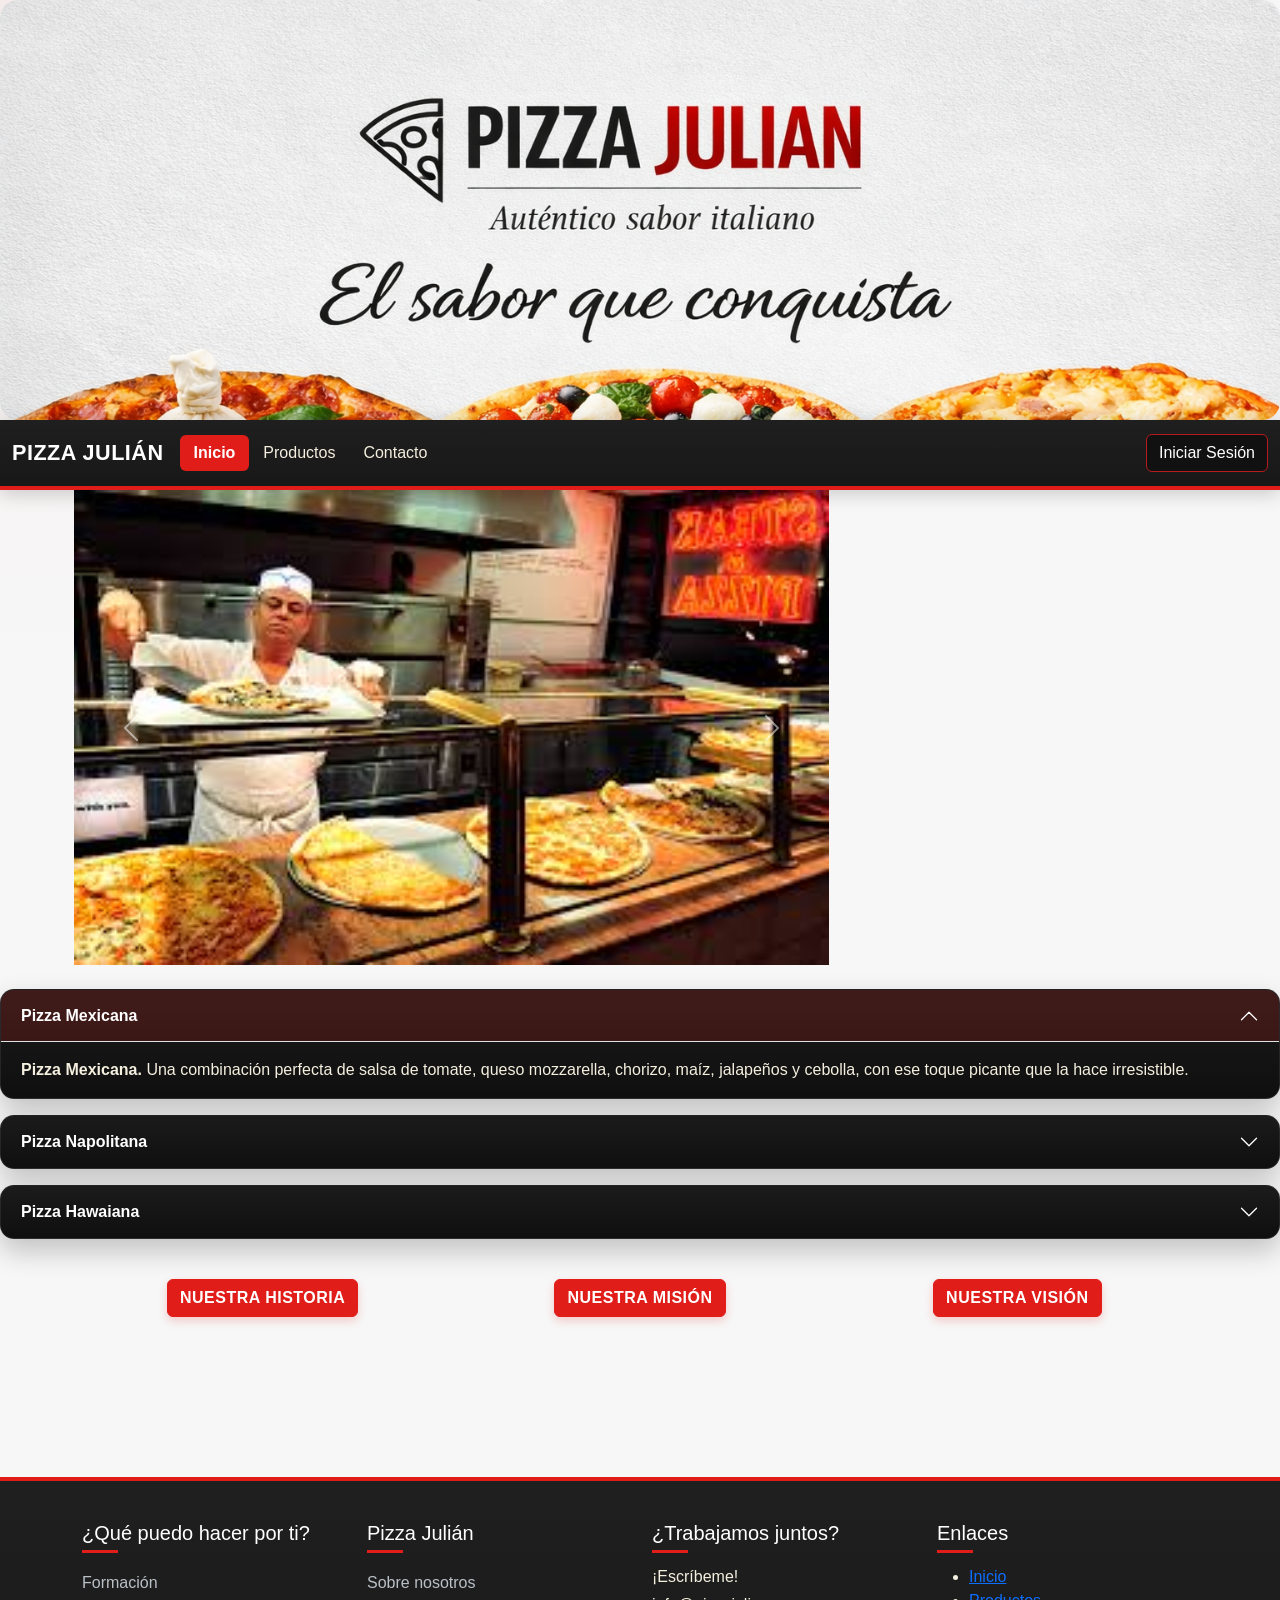
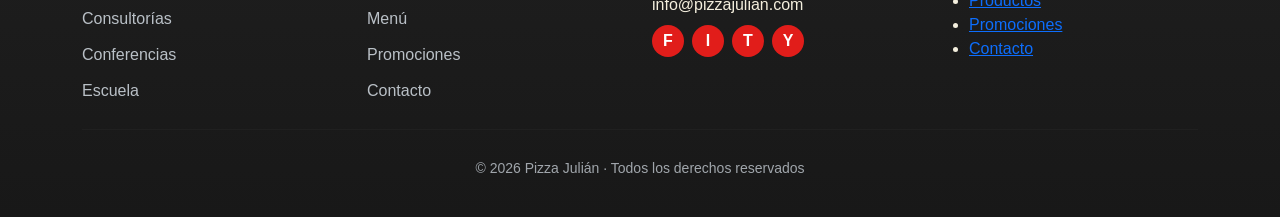
<file: inicio/index.html>
<!DOCTYPE html>
<html lang="en">
<head>
    <meta charset="UTF-8">
    <meta name="viewport" content="width=device-width, initial-scale=1.0">
    <title>Pizza Julian.</title>
    <link rel="stylesheet" href="../bootstrap-5.3.8-dist/css/bootstrap.min.css">
    <link rel="stylesheet" href="./inicio.css">
</head>
<body>
    <!--Banner-->
    <div class="container-fluid px-0 text-center">
  <div class="row gx-0">
    <div class="banner col-12 p-0">
      <img src="./img_inicio/Copilot_20260610_150111.png"
        class="img-fluid" alt="Banner pizza"
        >
    </div>
  </div>
</div>
    <!--Fin Banner-->
    <!--Seccion Nav-->
    <nav class="navbar navbar-expand-lg bg-body-tertiary">
  <div class="container-fluid">
    <a class="navbar-brand" href="#">Pizza Julián</a>
    <button class="navbar-toggler" type="button" data-bs-toggle="collapse" data-bs-target="#navbarSupportedContent" aria-controls="navbarSupportedContent" aria-expanded="false" aria-label="Toggle navigation">
      <span class="navbar-toggler-icon"></span>
    </button>
    <div class="collapse navbar-collapse" id="navbarSupportedContent">
      <ul class="navbar-nav me-auto mb-2 mb-lg-0">
        <li class="nav-item">
          <a class="nav-link active" aria-current="page" href="../inicio/index.html">Inicio</a>
        </li>
        <li class="nav-item">
          <a class="nav-link" href="../productos/productos.html">Productos</a>
        </li>
        <li class="nav-item">
          <a class="nav-link" href="../contactos/contactos.html">Contacto</a>
        </li>
      </ul>
      <button class="btn" type="button" data-bs-toggle="modal" data-bs-target="#loginModal" style="border-color:#b71c1c;color:#fff;background:#111;">Iniciar Sesión</button>
    </div>
  </div>
</nav>

<div class="modal fade" id="loginModal" tabindex="-1" aria-labelledby="loginModalLabel" aria-hidden="true">
  <div class="modal-dialog modal-dialog-centered">
    <div class="modal-content" style="background:#111; border:1px solid #b71c1c; color:#fff;">
      <div class="modal-header" style="border-bottom:1px solid rgba(255,255,255,0.12);">
        <h5 class="modal-title" id="loginModalLabel">Iniciar sesión</h5>
        <button type="button" class="btn-close btn-close-white" data-bs-dismiss="modal" aria-label="Cerrar"></button>
      </div>
      <div class="modal-body">
        <div class="mb-3">
          <label for="usuarioLogin" class="form-label">Usuario</label>
          <input type="text" class="form-control" id="usuarioLogin" placeholder="Ingrese su usuario">
        </div>
        <div class="mb-3">
          <label for="passwordLogin" class="form-label">Contraseña</label>
          <input type="password" class="form-control" id="passwordLogin" placeholder="Ingrese su contraseña">
        </div>
      </div>
      <div class="modal-footer" style="border-top:1px solid rgba(255,255,255,0.12);">
        <button type="button" class="btn btn-outline-light" data-bs-dismiss="modal">Cerrar</button>
        <button type="button" class="btn" style="background:#b71c1c;color:#fff;">Entrar</button>
      </div>
    </div>
  </div>
</div>
<!--Fin Seccion Nav-->

<!--Seccion Carrusel y Video Youtube-->
    <div class="container text-center">
      <div class="row g-3">
            <div class="col-8 col-md-8 p-0">
                <div id="carouselExampleAutoplaying" class="carousel slide" data-bs-ride="carousel">
                    <div class="carousel-inner">
                        <div class="carousel-item active">
                            <img src="./img_inicio/pizzero.jpg" class="d-block w-100" alt="...">
                        </div>
                        <div class="carousel-item">
                            <img src="./img_inicio/pizza_huevo.jpg" class="d-block w-100" alt="...">
                        </div>
                        <div class="carousel-item">
                            <img src="./img_inicio/elegante.jpg" class="d-block w-100" alt="...">
                        </div>
                        <div class="carousel-item">
                            <img src="./img_inicio/images.jpg" class="d-block w-100" alt="...">
                        </div>
                    </div>
                    <button class="carousel-control-prev" type="button" data-bs-target="#carouselExampleAutoplaying" data-bs-slide="prev">
                        <span class="carousel-control-prev-icon" aria-hidden="true"></span>
                        <span class="visually-hidden">Previous</span>
                    </button>
                    <button class="carousel-control-next" type="button" data-bs-target="#carouselExampleAutoplaying" data-bs-slide="next">
                        <span class="carousel-control-next-icon" aria-hidden="true"></span>
                        <span class="visually-hidden">Next</span>
                    </button>
                </div>
            </div>
            <div class="col-4 col-md-4">
              <div class="ratio" style="--bs-aspect-ratio: 126%;">
                <iframe src="https://www.youtube.com/embed/crdtrzZj3fo?si=OzAJgvwvQi6NpPta" title="YouTube video" allow="accelerometer; autoplay; clipboard-write; encrypted-media; gyroscope; picture-in-picture" allowfullscreen></iframe>
              </div>
            </div>
        </div>
    </div>
<!--Fin Carrisel y Video Youtube-->
<br>
<!--Insetar Acordeon-->
    <div class="accordion" id="accordionExample">
  <div class="accordion-item">
    <h2 class="accordion-header">
      <button class="accordion-button" type="button" data-bs-toggle="collapse" data-bs-target="#collapseOne" aria-expanded="true" aria-controls="collapseOne">
        Pizza Mexicana
      </button>
    </h2>
    <div id="collapseOne" class="accordion-collapse collapse show" data-bs-parent="#accordionExample">
      <div class="accordion-body">
        <strong>Pizza Mexicana.</strong> Una combinación perfecta de salsa de tomate, queso mozzarella, chorizo, maíz, jalapeños y cebolla, con ese toque picante que la hace irresistible.
      </div>
    </div>
  </div>
  <div class="accordion-item">
    <h2 class="accordion-header">
      <button class="accordion-button collapsed" type="button" data-bs-toggle="collapse" data-bs-target="#collapseTwo" aria-expanded="false" aria-controls="collapseTwo">
        Pizza Napolitana
      </button>
    </h2>
    <div id="collapseTwo" class="accordion-collapse collapse" data-bs-parent="#accordionExample">
      <div class="accordion-body">
        <strong>Pizza Napolitana.</strong> Clásica y tradicional, preparada con tomate fresco, ajo, albahaca y queso mozzarella, con una base ligera y una masa esponjosa.
      </div>
    </div>
  </div>
  <div class="accordion-item">
    <h2 class="accordion-header">
      <button class="accordion-button collapsed" type="button" data-bs-toggle="collapse" data-bs-target="#collapseThree" aria-expanded="false" aria-controls="collapseThree">
        Pizza Hawaiana
      </button>
    </h2>
    <div id="collapseThree" class="accordion-collapse collapse" data-bs-parent="#accordionExample">
      <div class="accordion-body">
        <strong>Pizza Hawaiana.</strong> Una mezcla dulce y salada con queso mozzarella, jamón y piña, ideal para quienes buscan un sabor familiar y muy sabroso.
      </div>
    </div>
  </div>
</div>
<!--Fin Acordeon-->
<br>
<!--insertar collapse-->
<div class="container text-center">
  <div class="row g-3">
    <div class="col-12 col-md-4">
      <p>
        <button class="btn btn-primary" type="button" data-bs-toggle="collapse" data-bs-target="#collapseHistoria" aria-expanded="false" aria-controls="collapseHistoria">
          Nuestra Historia
        </button>
      </p>
      <div style="min-height: 120px;">
        <div class="collapse collapse-horizontal" id="collapseHistoria">
          <div class="card card-body" style="width: 300px;">
            Pizza Julián nació para llevar una experiencia auténtica de sabor, tradición y atención cercana a cada cliente.
          </div>
        </div>
      </div>
    </div>
    <div class="col-12 col-md-4">
      <p>
        <button class="btn btn-primary" type="button" data-bs-toggle="collapse" data-bs-target="#collapseMision" aria-expanded="false" aria-controls="collapseMision">
          Nuestra Misión
        </button>
      </p>
      <div style="min-height: 120px;">
        <div class="collapse collapse-horizontal" id="collapseMision">
          <div class="card card-body" style="width: 300px;">
            Ofrecer pizzas artesanales, de calidad y con ingredientes frescos, para crear momentos deliciosos en cada mesa.
          </div>
        </div>
      </div>
    </div>
    <div class="col-12 col-md-4">
      <p>
        <button class="btn btn-primary" type="button" data-bs-toggle="collapse" data-bs-target="#collapseVision" aria-expanded="false" aria-controls="collapseVision">
          Nuestra Visión
        </button>
      </p>
      <div style="min-height: 120px;">
        <div class="collapse collapse-horizontal" id="collapseVision">
          <div class="card card-body" style="width: 300px;">
            Ser la pizzería favorita de la comunidad, reconocida por su sabor, servicio y pasión por la pizza.
          </div>
        </div>
      </div>
    </div>
  </div>
</div>
<!--Fin collapse-->
<br>
<!--Insertar footer-->
<!--Insertar footer-->
<footer class="site-footer">
  <div class="container">
    <div class="row gy-4">
      <div class="col-6 col-md-3">
        <h5>¿Qué puedo hacer por ti?</h5>
        <ul class="footer-list">
          <li>Formación</li>
          <li>Consultorías</li>
          <li>Conferencias</li>
          <li>Escuela</li>
        </ul>
      </div>
      <div class="col-6 col-md-3">
        <h5>Pizza Julián</h5>
        <ul class="footer-list">
          <li>Sobre nosotros</li>
          <li>Menú</li>
          <li>Promociones</li>
          <li>Contacto</li>
        </ul>
      </div>
      <div class="col-6 col-md-3">
        <h5>¿Trabajamos juntos?</h5>
        <p class="mb-1">¡Escríbeme!</p>
        <p class="mb-2">info@pizzajulian.com</p>
        <div class="socials">
          <span class="social">F</span>
          <span class="social">I</span>
          <span class="social">T</span>
          <span class="social">Y</span>
        </div>
      </div>
      <div class="col-6 col-md-3">
        <h5>Enlaces</h5>
        <nav>
          <ul>
            <li><a href="../inicio/index.html">Inicio</a></li>
            <li><a href="../productos/productos.html">Productos</a></li>
            <li><a href="#">Promociones</a></li>
            <li><a href="#">Contacto</a></li>
          </ul>
        </nav>
        </ul>
      </div>
    </div>
    <hr class="footer-sep" />
    <div class="row">
      <div class="col-12 text-center">
        <p class="small">© 2026 Pizza Julián · Todos los derechos reservados</p>
      </div>
    </div>
  </div>
</footer>

<!--Fin footer-->


    <script src="../bootstrap-5.3.8-dist/js/bootstrap.bundle.min.js"></script>
</body>
</html>
</file>
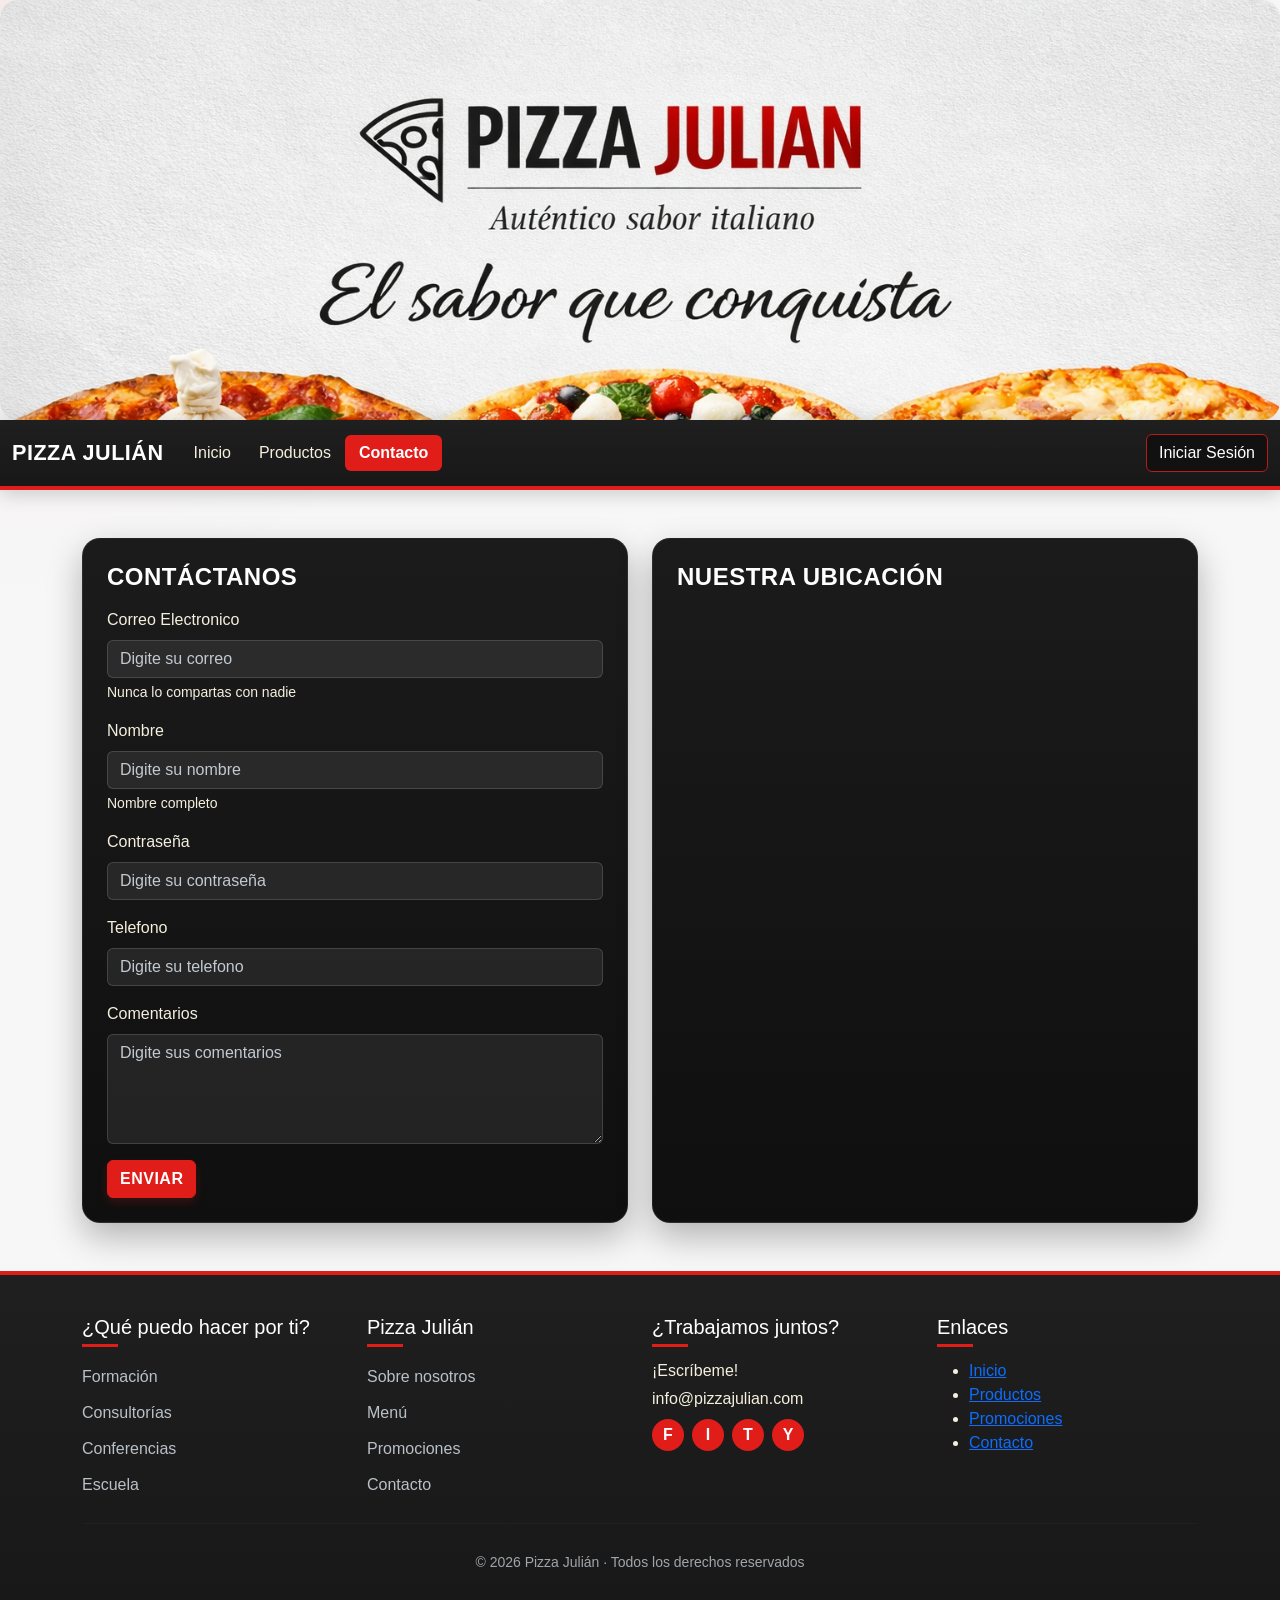
<file: contactos/contactos.html>
<!DOCTYPE html>
<html lang="en">
<head>
    <meta charset="UTF-8">
    <meta name="viewport" content="width=device-width, initial-scale=1.0">
    <title>Pizza Julian - CONTACTOS</title>
    <link rel="stylesheet" href="../bootstrap-5.3.8-dist/css/bootstrap.min.css">
    <link rel="stylesheet" href="./contactos.css">
</head>
<body>
    <!--Banner-->
    <div class="container-fluid px-0 text-center">
  <div class="row gx-0">
    <div class="banner col-12 p-0">
      <img src="./img_contactos/Copilot_20260610_150111.png"
        class="img-fluid" alt="Banner pizza"
        >
    </div>
  </div>
</div>
    <!--Fin Banner-->
    <!--Seccion Nav-->
    <nav class="navbar navbar-expand-lg bg-body-tertiary">
  <div class="container-fluid">
    <a class="navbar-brand" href="#">Pizza Julián</a>
    <button class="navbar-toggler" type="button" data-bs-toggle="collapse" data-bs-target="#navbarSupportedContent" aria-controls="navbarSupportedContent" aria-expanded="false" aria-label="Toggle navigation">
      <span class="navbar-toggler-icon"></span>
    </button>
    <div class="collapse navbar-collapse" id="navbarSupportedContent">
      <ul class="navbar-nav me-auto mb-2 mb-lg-0">
        <li class="nav-item">
          <a class="nav-link" href="../inicio/index.html">Inicio</a>
        </li>
        <li class="nav-item">
          <a class="nav-link" href="../productos/productos.html">Productos</a>
        </li>
        <li class="nav-item">
          <a class="nav-link active" aria-current="page" href="../contactos/contactos.html">Contacto</a>
        </li>
      </ul>
      <button class="btn" type="button" data-bs-toggle="modal" data-bs-target="#loginModal" style="border-color:#b71c1c;color:#fff;background:#111;">Iniciar Sesión</button>
    </div>
  </div>
</nav>

<div class="modal fade" id="loginModal" tabindex="-1" aria-labelledby="loginModalLabel" aria-hidden="true">
  <div class="modal-dialog modal-dialog-centered">
    <div class="modal-content" style="background:#111; border:1px solid #b71c1c; color:#fff;">
      <div class="modal-header" style="border-bottom:1px solid rgba(255,255,255,0.12);">
        <h5 class="modal-title" id="loginModalLabel">Iniciar sesión</h5>
        <button type="button" class="btn-close btn-close-white" data-bs-dismiss="modal" aria-label="Cerrar"></button>
      </div>
      <div class="modal-body">
        <div class="mb-3">
          <label for="usuarioLogin" class="form-label">Usuario</label>
          <input type="text" class="form-control" id="usuarioLogin" placeholder="Ingrese su usuario">
        </div>
        <div class="mb-3">
          <label for="passwordLogin" class="form-label">Contraseña</label>
          <input type="password" class="form-control" id="passwordLogin" placeholder="Ingrese su contraseña">
        </div>
      </div>
      <div class="modal-footer" style="border-top:1px solid rgba(255,255,255,0.12);">
        <button type="button" class="btn btn-outline-light" data-bs-dismiss="modal">Cerrar</button>
        <button type="button" class="btn" style="background:#b71c1c;color:#fff;">Entrar</button>
      </div>
    </div>
  </div>
</div>
<!--Fin Seccion Nav-->
<br>
<div class="container py-4">
  <div class="row g-4 align-items-stretch">
    <div class="col-12 col-lg-6">
      <div class="contact-card contact-form-card">
        <h2 class="contact-title">Contáctanos</h2>
        <form>
          <div class="mb-3">
            <label for="exampleInputEmail1" class="form-label">Correo Electronico</label>
            <input type="email" class="form-control" id="exampleInputEmail1" aria-describedby="emailHelp" placeholder="Digite su correo">
            <div id="emailHelp" class="form-text">Nunca lo compartas con nadie</div>
          </div>
          <div class="mb-3">
            <label for="exampleInputName1" class="form-label">Nombre</label>
            <input type="text" class="form-control" id="exampleInputName1" placeholder="Digite su nombre">
            <div class="form-text">Nombre completo</div>
          </div>
          <div class="mb-3">
            <label for="exampleInputPassword1" class="form-label">Contraseña</label>
            <input type="password" class="form-control" id="exampleInputPassword1" placeholder="Digite su contraseña">
          </div>
          <div class="mb-3">
            <label for="exampleInputPhone1" class="form-label">Telefono</label>
            <input type="number" class="form-control" id="exampleInputPhone1" placeholder="Digite su telefono">
          </div>
          <div class="mb-3">
            <label for="exampleInputComments1" class="form-label">Comentarios</label>
            <textarea class="form-control" id="exampleInputComments1" rows="4" placeholder="Digite sus comentarios"></textarea>
          </div>
          <button type="submit" class="btn btn-primary">Enviar</button>
        </form>
      </div>
    </div>
    <div class="col-12 col-lg-6">
      <div class="contact-card contact-map-card">
        <h2 class="contact-title">Nuestra ubicación</h2>
        <iframe src="https://www.google.com/maps/embed?pb=!1m18!1m12!1m3!1d3984.543301611406!2d-75.2850632!3d2.9465983!2m3!1f0!2f0!3f0!3m2!1i1024!2i768!4f13.1!3m3!1m2!1s0x8e3b745af2a59679%3A0xff116d4726701663!2sLa%20Pizzarata!5e0!3m2!1ses-419!2sco!4v1784749638989!5m2!1ses-419!2sco" allowfullscreen="" loading="lazy" referrerpolicy="strict-origin-when-cross-origin"></iframe>
      </div>
    </div>
  </div>
</div>
<br>
<!--Insertar footer-->
<!--Insertar footer-->
<footer class="site-footer">
  <div class="container">
    <div class="row gy-4">
      <div class="col-6 col-md-3">
        <h5>¿Qué puedo hacer por ti?</h5>
        <ul class="footer-list">
          <li>Formación</li>
          <li>Consultorías</li>
          <li>Conferencias</li>
          <li>Escuela</li>
        </ul>
      </div>
      <div class="col-6 col-md-3">
        <h5>Pizza Julián</h5>
        <ul class="footer-list">
          <li>Sobre nosotros</li>
          <li>Menú</li>
          <li>Promociones</li>
          <li>Contacto</li>
        </ul>
      </div>
      <div class="col-6 col-md-3">
        <h5>¿Trabajamos juntos?</h5>
        <p class="mb-1">¡Escríbeme!</p>
        <p class="mb-2">info@pizzajulian.com</p>
        <div class="socials">
          <span class="social">F</span>
          <span class="social">I</span>
          <span class="social">T</span>
          <span class="social">Y</span>
        </div>
      </div>
      <div class="col-6 col-md-3">
        <h5>Enlaces</h5>
        <nav>
          <ul>
            <li><a href="../inicio/index.html">Inicio</a></li>
            <li><a href="../productos/productos.html">Productos</a></li>
            <li><a href="#">Promociones</a></li>
            <li><a href="#">Contacto</a></li>
          </ul>
        </nav>
      </div>
    </div>
    <hr class="footer-sep" />
    <div class="row">
      <div class="col-12 text-center">
        <p class="small">© 2026 Pizza Julián · Todos los derechos reservados</p>
      </div>
    </div>
  </div>
</footer>

<!--Fin footer-->


    <script src="../bootstrap-5.3.8-dist/js/bootstrap.bundle.min.js"></script>
</body>
</html>
</file>
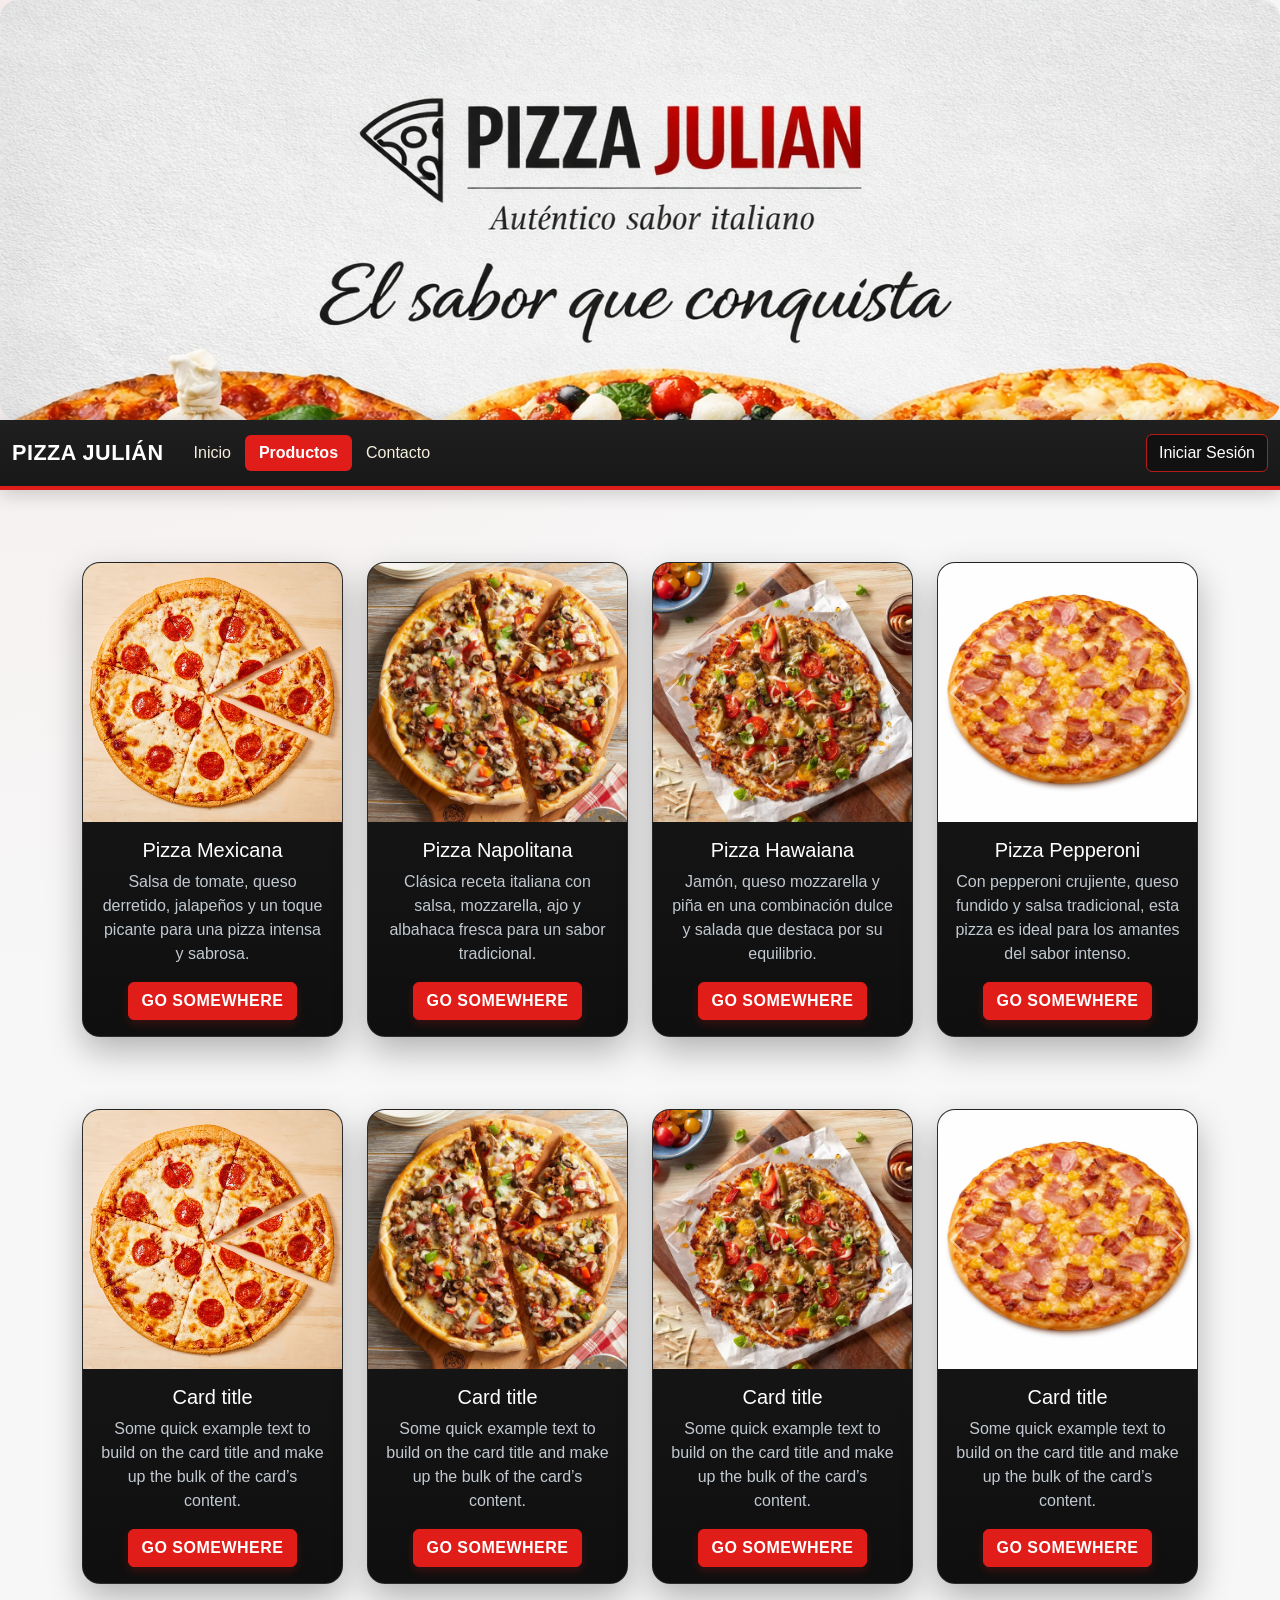
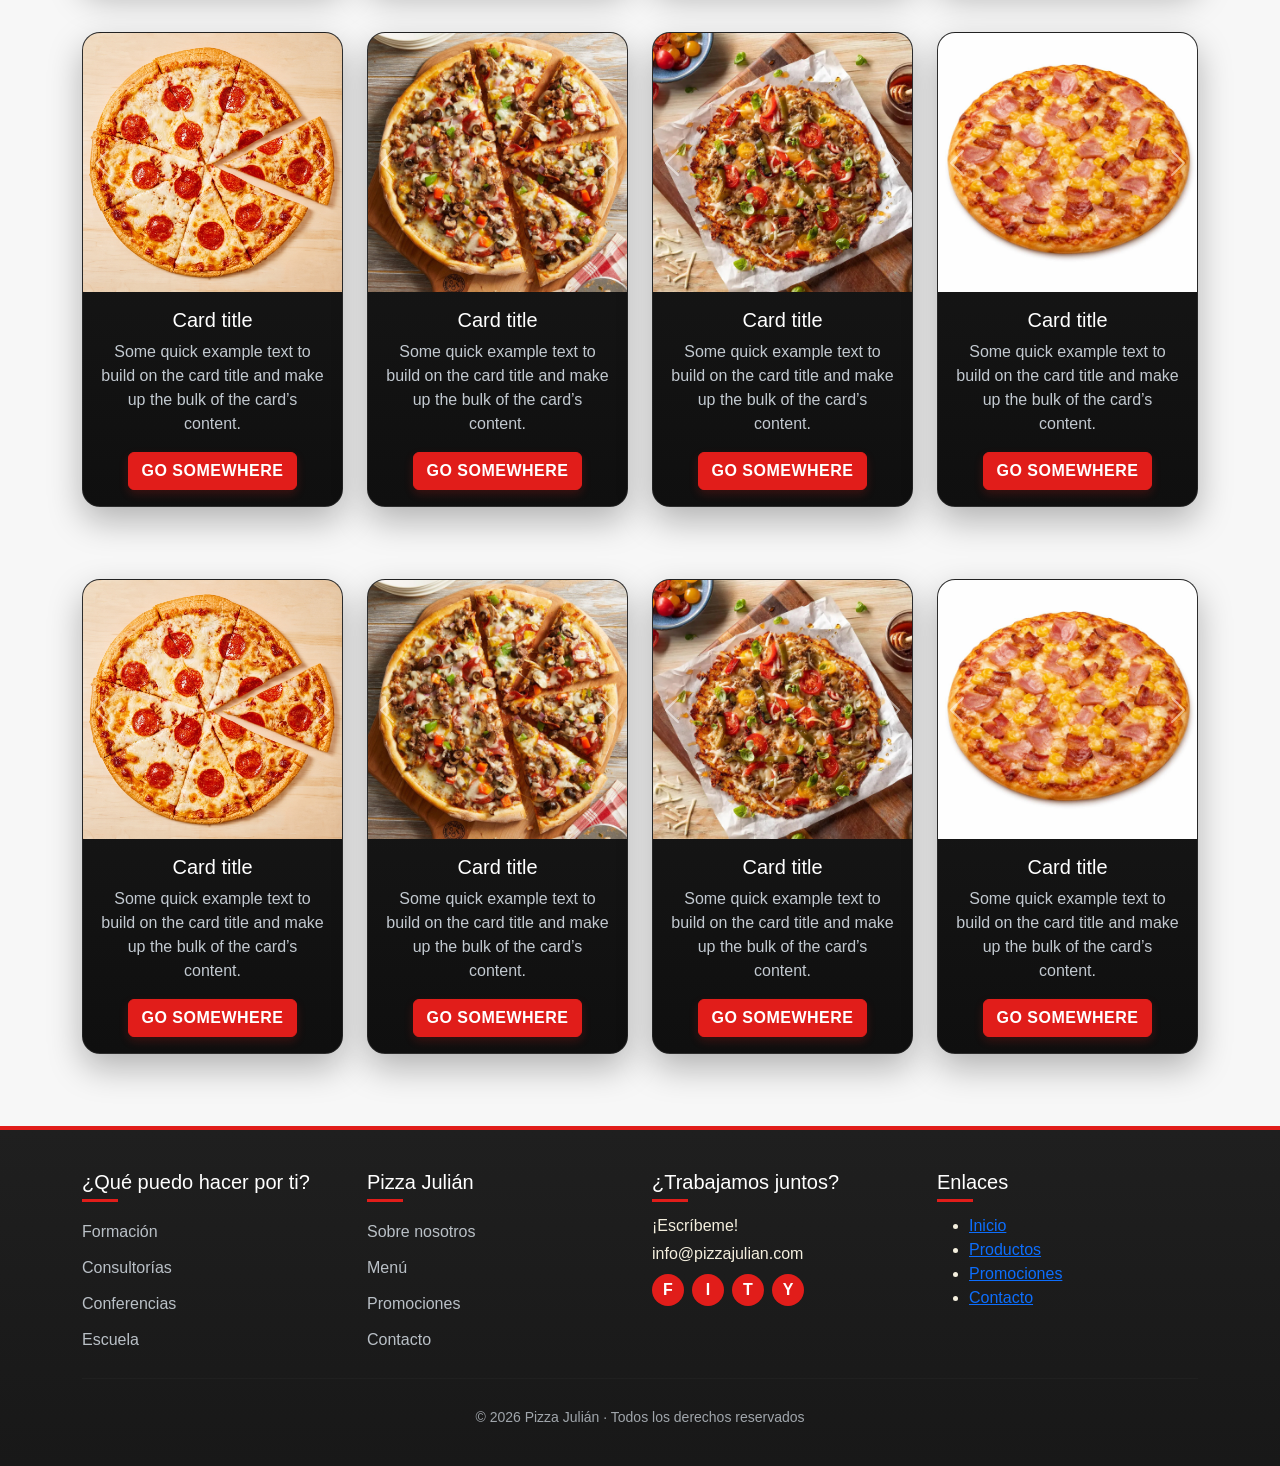
<file: productos/productos.html>
<!DOCTYPE html>
<html lang="en">
<head>
    <meta charset="UTF-8">
    <meta name="viewport" content="width=device-width, initial-scale=1.0">
    <title>Pizza Julian - PRODUCTOS</title>
    <link rel="stylesheet" href="../bootstrap-5.3.8-dist/css/bootstrap.min.css">
    <link rel="stylesheet" href="./productos.css">
</head>
<body>
    <!--Banner-->
    <div class="container-fluid px-0 text-center">
  <div class="row gx-0">
    <div class="banner col-12 p-0">
      <img src="./img_productos/Copilot_20260610_150111.png"
        class="img-fluid" alt="Banner pizza"
        >
    </div>
  </div>
</div>
    <!--Fin Banner-->
    <!--Seccion Nav-->
    <nav class="navbar navbar-expand-lg bg-body-tertiary">
  <div class="container-fluid">
    <a class="navbar-brand" href="#">Pizza Julián</a>
    <button class="navbar-toggler" type="button" data-bs-toggle="collapse" data-bs-target="#navbarSupportedContent" aria-controls="navbarSupportedContent" aria-expanded="false" aria-label="Toggle navigation">
      <span class="navbar-toggler-icon"></span>
    </button>
    <div class="collapse navbar-collapse" id="navbarSupportedContent">
      <ul class="navbar-nav me-auto mb-2 mb-lg-0">
        <li class="nav-item">
          <a class="nav-link" href="../inicio/index.html">Inicio</a>
        </li>
        <li class="nav-item">
          <a class="nav-link active" aria-current="page" href="../productos/productos.html">Productos</a>
        </li>
        <li class="nav-item">
          <a class="nav-link" href="../contactos/contactos.html">Contacto</a>
        </li>
      </ul>
      <button class="btn" type="button" data-bs-toggle="modal" data-bs-target="#loginModal" style="border-color:#b71c1c;color:#fff;background:#111;">Iniciar Sesión</button>
    </div>
  </div>
</nav>

<div class="modal fade" id="loginModal" tabindex="-1" aria-labelledby="loginModalLabel" aria-hidden="true">
  <div class="modal-dialog modal-dialog-centered">
    <div class="modal-content" style="background:#111; border:1px solid #b71c1c; color:#fff;">
      <div class="modal-header" style="border-bottom:1px solid rgba(255,255,255,0.12);">
        <h5 class="modal-title" id="loginModalLabel">Iniciar sesión</h5>
        <button type="button" class="btn-close btn-close-white" data-bs-dismiss="modal" aria-label="Cerrar"></button>
      </div>
      <div class="modal-body">
        <div class="mb-3">
          <label for="usuarioLogin" class="form-label">Usuario</label>
          <input type="text" class="form-control" id="usuarioLogin" placeholder="Ingrese su usuario">
        </div>
        <div class="mb-3">
          <label for="passwordLogin" class="form-label">Contraseña</label>
          <input type="password" class="form-control" id="passwordLogin" placeholder="Ingrese su contraseña">
        </div>
      </div>
      <div class="modal-footer" style="border-top:1px solid rgba(255,255,255,0.12);">
        <button type="button" class="btn btn-outline-light" data-bs-dismiss="modal">Cerrar</button>
        <button type="button" class="btn" style="background:#b71c1c;color:#fff;">Entrar</button>
      </div>
    </div>
  </div>
</div>
<!--Fin Seccion Nav-->
<br>
<br>

<!--Inicio Productos-->
<!--Inicio Tarjeta 1-->
<div class="container py-4">
  <div class="row row-cols-1 row-cols-md-2 row-cols-lg-4 g-4">
    <div class="col">
      <div class="card h-100">
        <!--comienzo de carousel1-->

              <div id="carouselExampleAutoplaying" class="carousel slide" data-bs-ride="carousel">
                <div class="carousel-inner">
                  <div class="carousel-item active">
                    <img src="./img_productos/Producto1.jpeg" class="d-block w-100" alt="...">
                  </div>
                  <div class="carousel-item">
                    <img src="./img_productos/Producto1-1.jpeg" class="d-block w-100" alt="...">
                  </div>
                  <div class="carousel-item">
                    <img src="./img_productos/Producto1-2.jpeg" class="d-block w-100" alt="...">
                  </div>
                </div>
                <button class="carousel-control-prev" type="button" data-bs-target="#carouselExampleAutoplaying" data-bs-slide="prev">
                  <span class="carousel-control-prev-icon" aria-hidden="true"></span>
                  <span class="visually-hidden">Previous</span>
                </button>
                <button class="carousel-control-next" type="button" data-bs-target="#carouselExampleAutoplaying" data-bs-slide="next">
                  <span class="carousel-control-next-icon" aria-hidden="true"></span>
                  <span class="visually-hidden">Next</span>
                </button>
              </div>
 
          <!--final de carrusel1-->
        <div class="card-body">
          <h5 class="card-title">Pizza Mexicana</h5>
          <p class="card-text">Salsa de tomate, queso derretido, jalapeños y un toque picante para una pizza intensa y sabrosa.</p>
          <a href="#" class="btn btn-primary">Go somewhere</a>
        </div>
      </div>
    </div>
    <!--Fin Tarjeta 1-->

    <!--Inicio Tarjeta 2-->
    <div class="col">
      <div class="card h-100">
        <!--comienzo de carousel1-->

              <div id="carouselExampleAutoplaying" class="carousel slide" data-bs-ride="carousel">
                <div class="carousel-inner">
                  <div class="carousel-item active">
                    <img src="./img_productos/Producto2.jpeg" class="d-block w-100" alt="...">
                  </div>
                  <div class="carousel-item">
                    <img src="./img_productos/Producto2-1.jpeg" class="d-block w-100" alt="...">
                  </div>
                  <div class="carousel-item">
                    <img src="./img_productos/Producto2-2.jpeg" class="d-block w-100" alt="...">
                  </div>
                </div>
                <button class="carousel-control-prev" type="button" data-bs-target="#carouselExampleAutoplaying" data-bs-slide="prev">
                  <span class="carousel-control-prev-icon" aria-hidden="true"></span>
                  <span class="visually-hidden">Previous</span>
                </button>
                <button class="carousel-control-next" type="button" data-bs-target="#carouselExampleAutoplaying" data-bs-slide="next">
                  <span class="carousel-control-next-icon" aria-hidden="true"></span>
                  <span class="visually-hidden">Next</span>
                </button>
              </div>
 
          <!--final de carrusel1-->
        <div class="card-body">
          <h5 class="card-title">Pizza Napolitana</h5>
          <p class="card-text">Clásica receta italiana con salsa, mozzarella, ajo y albahaca fresca para un sabor tradicional.</p>
          <a href="#" class="btn btn-primary">Go somewhere</a>
        </div>
      </div>
    </div>
    <!--Fin Tarjeta 2-->

    <!--Inicio Tarjeta 3-->
    <div class="col">
      <div class="card h-100">
        <!--comienzo de carousel1-->

              <div id="carouselExampleAutoplaying" class="carousel slide" data-bs-ride="carousel">
                <div class="carousel-inner">
                  <div class="carousel-item active">
                    <img src="./img_productos/Producto3.jpeg" class="d-block w-100" alt="...">
                  </div>
                  <div class="carousel-item">
                    <img src="./img_productos/Producto3-1.jpeg" class="d-block w-100" alt="...">
                  </div>
                  <div class="carousel-item">
                    <img src="./img_productos/Producto3-2.jpeg" class="d-block w-100" alt="...">
                  </div>
                </div>
                <button class="carousel-control-prev" type="button" data-bs-target="#carouselExampleAutoplaying" data-bs-slide="prev">
                  <span class="carousel-control-prev-icon" aria-hidden="true"></span>
                  <span class="visually-hidden">Previous</span>
                </button>
                <button class="carousel-control-next" type="button" data-bs-target="#carouselExampleAutoplaying" data-bs-slide="next">
                  <span class="carousel-control-next-icon" aria-hidden="true"></span>
                  <span class="visually-hidden">Next</span>
                </button>
              </div>
 
          <!--final de carrusel1-->
        <div class="card-body">
          <h5 class="card-title">Pizza Hawaiana</h5>
          <p class="card-text">Jamón, queso mozzarella y piña en una combinación dulce y salada que destaca por su equilibrio.</p>
          <a href="#" class="btn btn-primary">Go somewhere</a>
        </div>
      </div>
    </div>
    <!--Fin Tarjeta 3-->

    <!--Inicio Tarjeta 4-->
    <div class="col">
      <div class="card h-100">
        <!--comienzo de carousel1-->

              <div id="carouselExampleAutoplaying" class="carousel slide" data-bs-ride="carousel">
                <div class="carousel-inner">
                  <div class="carousel-item active">
                    <img src="./img_productos/Producto4.jpeg" class="d-block w-100" alt="...">
                  </div>
                  <div class="carousel-item">
                    <img src="./img_productos/Producto4-1.jpeg" class="d-block w-100" alt="...">
                  </div>
                  <div class="carousel-item">
                    <img src="./img_productos/Producto4-2.jpeg" class="d-block w-100" alt="...">
                  </div>
                </div>
                <button class="carousel-control-prev" type="button" data-bs-target="#carouselExampleAutoplaying" data-bs-slide="prev">
                  <span class="carousel-control-prev-icon" aria-hidden="true"></span>
                  <span class="visually-hidden">Previous</span>
                </button>
                <button class="carousel-control-next" type="button" data-bs-target="#carouselExampleAutoplaying" data-bs-slide="next">
                  <span class="carousel-control-next-icon" aria-hidden="true"></span>
                  <span class="visually-hidden">Next</span>
                </button>
              </div>
 
          <!--final de carrusel1-->
        <div class="card-body">
          <h5 class="card-title">Pizza Pepperoni</h5>
          <p class="card-text">Con pepperoni crujiente, queso fundido y salsa tradicional, esta pizza es ideal para los amantes del sabor intenso.</p>
          <a href="#" class="btn btn-primary">Go somewhere</a>
        </div>
      </div>
    </div>
  </div>
</div>
<!--Fin Tarjeta 4-->
<!--Fin Productos-->
<br>

<!--Inicio Productos 2-->
<!--Inicio Tarjeta 1-->
<div class="container py-4">
  <div class="row row-cols-1 row-cols-md-2 row-cols-lg-4 g-4">
    <div class="col">
      <div class="card h-100">
        <!--comienzo de carousel1-->

              <div id="carouselExampleAutoplaying" class="carousel slide" data-bs-ride="carousel">
                <div class="carousel-inner">
                  <div class="carousel-item active">
                    <img src="./img_productos/Producto1.jpeg" class="d-block w-100" alt="...">
                  </div>
                  <div class="carousel-item">
                    <img src="./img_productos/Producto1-1.jpeg" class="d-block w-100" alt="...">
                  </div>
                  <div class="carousel-item">
                    <img src="./img_productos/Producto1-2.jpeg" class="d-block w-100" alt="...">
                  </div>
                </div>
                <button class="carousel-control-prev" type="button" data-bs-target="#carouselExampleAutoplaying" data-bs-slide="prev">
                  <span class="carousel-control-prev-icon" aria-hidden="true"></span>
                  <span class="visually-hidden">Previous</span>
                </button>
                <button class="carousel-control-next" type="button" data-bs-target="#carouselExampleAutoplaying" data-bs-slide="next">
                  <span class="carousel-control-next-icon" aria-hidden="true"></span>
                  <span class="visually-hidden">Next</span>
                </button>
              </div>
 
          <!--final de carrusel1-->
        <div class="card-body">
          <h5 class="card-title">Card title</h5>
          <p class="card-text">Some quick example text to build on the card title and make up the bulk of the card’s content.</p>
          <a href="#" class="btn btn-primary">Go somewhere</a>
        </div>
      </div>
    </div>
    <!--Fin Tarjeta 1-->

    <!--Inicio Tarjeta 2-->
    <div class="col">
      <div class="card h-100">
        <!--comienzo de carousel1-->

              <div id="carouselExampleAutoplaying" class="carousel slide" data-bs-ride="carousel">
                <div class="carousel-inner">
                  <div class="carousel-item active">
                    <img src="./img_productos/Producto2.jpeg" class="d-block w-100" alt="...">
                  </div>
                  <div class="carousel-item">
                    <img src="./img_productos/Producto2-1.jpeg" class="d-block w-100" alt="...">
                  </div>
                  <div class="carousel-item">
                    <img src="./img_productos/Producto2-2.jpeg" class="d-block w-100" alt="...">
                  </div>
                </div>
                <button class="carousel-control-prev" type="button" data-bs-target="#carouselExampleAutoplaying" data-bs-slide="prev">
                  <span class="carousel-control-prev-icon" aria-hidden="true"></span>
                  <span class="visually-hidden">Previous</span>
                </button>
                <button class="carousel-control-next" type="button" data-bs-target="#carouselExampleAutoplaying" data-bs-slide="next">
                  <span class="carousel-control-next-icon" aria-hidden="true"></span>
                  <span class="visually-hidden">Next</span>
                </button>
              </div>
 
          <!--final de carrusel1-->
        <div class="card-body">
          <h5 class="card-title">Card title</h5>
          <p class="card-text">Some quick example text to build on the card title and make up the bulk of the card’s content.</p>
          <a href="#" class="btn btn-primary">Go somewhere</a>
        </div>
      </div>
    </div>
    <!--Fin Tarjeta 2-->

    <!--Inicio Tarjeta 3-->
    <div class="col">
      <div class="card h-100">
        <!--comienzo de carousel1-->

              <div id="carouselExampleAutoplaying" class="carousel slide" data-bs-ride="carousel">
                <div class="carousel-inner">
                  <div class="carousel-item active">
                    <img src="./img_productos/Producto3.jpeg" class="d-block w-100" alt="...">
                  </div>
                  <div class="carousel-item">
                    <img src="./img_productos/Producto3-1.jpeg" class="d-block w-100" alt="...">
                  </div>
                  <div class="carousel-item">
                    <img src="./img_productos/Producto3-2.jpeg" class="d-block w-100" alt="...">
                  </div>
                </div>
                <button class="carousel-control-prev" type="button" data-bs-target="#carouselExampleAutoplaying" data-bs-slide="prev">
                  <span class="carousel-control-prev-icon" aria-hidden="true"></span>
                  <span class="visually-hidden">Previous</span>
                </button>
                <button class="carousel-control-next" type="button" data-bs-target="#carouselExampleAutoplaying" data-bs-slide="next">
                  <span class="carousel-control-next-icon" aria-hidden="true"></span>
                  <span class="visually-hidden">Next</span>
                </button>
              </div>
 
          <!--final de carrusel1-->
        <div class="card-body">
          <h5 class="card-title">Card title</h5>
          <p class="card-text">Some quick example text to build on the card title and make up the bulk of the card’s content.</p>
          <a href="#" class="btn btn-primary">Go somewhere</a>
        </div>
      </div>
    </div>
    <!--Fin Tarjeta 3-->

    <!--Inicio Tarjeta 4-->
    <div class="col">
      <div class="card h-100">
        <!--comienzo de carousel1-->

              <div id="carouselExampleAutoplaying" class="carousel slide" data-bs-ride="carousel">
                <div class="carousel-inner">
                  <div class="carousel-item active">
                    <img src="./img_productos/Producto4.jpeg" class="d-block w-100" alt="...">
                  </div>
                  <div class="carousel-item">
                    <img src="./img_productos/Producto4-1.jpeg" class="d-block w-100" alt="...">
                  </div>
                  <div class="carousel-item">
                    <img src="./img_productos/Producto4-2.jpeg" class="d-block w-100" alt="...">
                  </div>
                </div>
                <button class="carousel-control-prev" type="button" data-bs-target="#carouselExampleAutoplaying" data-bs-slide="prev">
                  <span class="carousel-control-prev-icon" aria-hidden="true"></span>
                  <span class="visually-hidden">Previous</span>
                </button>
                <button class="carousel-control-next" type="button" data-bs-target="#carouselExampleAutoplaying" data-bs-slide="next">
                  <span class="carousel-control-next-icon" aria-hidden="true"></span>
                  <span class="visually-hidden">Next</span>
                </button>
              </div>
 
          <!--final de carrusel1-->
        <div class="card-body">
          <h5 class="card-title">Card title</h5>
          <p class="card-text">Some quick example text to build on the card title and make up the bulk of the card’s content.</p>
          <a href="#" class="btn btn-primary">Go somewhere</a>
        </div>
      </div>
    </div>
  </div>
</div>
<!--Fin Tarjeta 4-->
<!--Fin Productos 2-->

<!--Inicio Productos 3-->
<!--Inicio Tarjeta 1-->
<div class="container py-4">
  <div class="row row-cols-1 row-cols-md-2 row-cols-lg-4 g-4">
    <div class="col">
      <div class="card h-100">
        <!--comienzo de carousel1-->

              <div id="carouselExampleAutoplaying" class="carousel slide" data-bs-ride="carousel">
                <div class="carousel-inner">
                  <div class="carousel-item active">
                    <img src="./img_productos/Producto1.jpeg" class="d-block w-100" alt="...">
                  </div>
                  <div class="carousel-item">
                    <img src="./img_productos/Producto1-1.jpeg" class="d-block w-100" alt="...">
                  </div>
                  <div class="carousel-item">
                    <img src="./img_productos/Producto1-2.jpeg" class="d-block w-100" alt="...">
                  </div>
                </div>
                <button class="carousel-control-prev" type="button" data-bs-target="#carouselExampleAutoplaying" data-bs-slide="prev">
                  <span class="carousel-control-prev-icon" aria-hidden="true"></span>
                  <span class="visually-hidden">Previous</span>
                </button>
                <button class="carousel-control-next" type="button" data-bs-target="#carouselExampleAutoplaying" data-bs-slide="next">
                  <span class="carousel-control-next-icon" aria-hidden="true"></span>
                  <span class="visually-hidden">Next</span>
                </button>
              </div>
 
          <!--final de carrusel1-->
        <div class="card-body">
          <h5 class="card-title">Card title</h5>
          <p class="card-text">Some quick example text to build on the card title and make up the bulk of the card’s content.</p>
          <a href="#" class="btn btn-primary">Go somewhere</a>
        </div>
      </div>
    </div>
    <!--Fin Tarjeta 1-->

    <!--Inicio Tarjeta 2-->
    <div class="col">
      <div class="card h-100">
        <!--comienzo de carousel1-->

              <div id="carouselExampleAutoplaying" class="carousel slide" data-bs-ride="carousel">
                <div class="carousel-inner">
                  <div class="carousel-item active">
                    <img src="./img_productos/Producto2.jpeg" class="d-block w-100" alt="...">
                  </div>
                  <div class="carousel-item">
                    <img src="./img_productos/Producto2-1.jpeg" class="d-block w-100" alt="...">
                  </div>
                  <div class="carousel-item">
                    <img src="./img_productos/Producto2-2.jpeg" class="d-block w-100" alt="...">
                  </div>
                </div>
                <button class="carousel-control-prev" type="button" data-bs-target="#carouselExampleAutoplaying" data-bs-slide="prev">
                  <span class="carousel-control-prev-icon" aria-hidden="true"></span>
                  <span class="visually-hidden">Previous</span>
                </button>
                <button class="carousel-control-next" type="button" data-bs-target="#carouselExampleAutoplaying" data-bs-slide="next">
                  <span class="carousel-control-next-icon" aria-hidden="true"></span>
                  <span class="visually-hidden">Next</span>
                </button>
              </div>
 
          <!--final de carrusel1-->
        <div class="card-body">
          <h5 class="card-title">Card title</h5>
          <p class="card-text">Some quick example text to build on the card title and make up the bulk of the card’s content.</p>
          <a href="#" class="btn btn-primary">Go somewhere</a>
        </div>
      </div>
    </div>
    <!--Fin Tarjeta 2-->

    <!--Inicio Tarjeta 3-->
    <div class="col">
      <div class="card h-100">
        <!--comienzo de carousel1-->

              <div id="carouselExampleAutoplaying" class="carousel slide" data-bs-ride="carousel">
                <div class="carousel-inner">
                  <div class="carousel-item active">
                    <img src="./img_productos/Producto3.jpeg" class="d-block w-100" alt="...">
                  </div>
                  <div class="carousel-item">
                    <img src="./img_productos/Producto3-1.jpeg" class="d-block w-100" alt="...">
                  </div>
                  <div class="carousel-item">
                    <img src="./img_productos/Producto3-2.jpeg" class="d-block w-100" alt="...">
                  </div>
                </div>
                <button class="carousel-control-prev" type="button" data-bs-target="#carouselExampleAutoplaying" data-bs-slide="prev">
                  <span class="carousel-control-prev-icon" aria-hidden="true"></span>
                  <span class="visually-hidden">Previous</span>
                </button>
                <button class="carousel-control-next" type="button" data-bs-target="#carouselExampleAutoplaying" data-bs-slide="next">
                  <span class="carousel-control-next-icon" aria-hidden="true"></span>
                  <span class="visually-hidden">Next</span>
                </button>
              </div>
 
          <!--final de carrusel1-->
        <div class="card-body">
          <h5 class="card-title">Card title</h5>
          <p class="card-text">Some quick example text to build on the card title and make up the bulk of the card’s content.</p>
          <a href="#" class="btn btn-primary">Go somewhere</a>
        </div>
      </div>
    </div>
    <!--Fin Tarjeta 3-->

    <!--Inicio Tarjeta 4-->
    <div class="col">
      <div class="card h-100">
        <!--comienzo de carousel1-->

              <div id="carouselExampleAutoplaying" class="carousel slide" data-bs-ride="carousel">
                <div class="carousel-inner">
                  <div class="carousel-item active">
                    <img src="./img_productos/Producto4.jpeg" class="d-block w-100" alt="...">
                  </div>
                  <div class="carousel-item">
                    <img src="./img_productos/Producto4-1.jpeg" class="d-block w-100" alt="...">
                  </div>
                  <div class="carousel-item">
                    <img src="./img_productos/Producto4-2.jpeg" class="d-block w-100" alt="...">
                  </div>
                </div>
                <button class="carousel-control-prev" type="button" data-bs-target="#carouselExampleAutoplaying" data-bs-slide="prev">
                  <span class="carousel-control-prev-icon" aria-hidden="true"></span>
                  <span class="visually-hidden">Previous</span>
                </button>
                <button class="carousel-control-next" type="button" data-bs-target="#carouselExampleAutoplaying" data-bs-slide="next">
                  <span class="carousel-control-next-icon" aria-hidden="true"></span>
                  <span class="visually-hidden">Next</span>
                </button>
              </div>
 
          <!--final de carrusel1-->
        <div class="card-body">
          <h5 class="card-title">Card title</h5>
          <p class="card-text">Some quick example text to build on the card title and make up the bulk of the card’s content.</p>
          <a href="#" class="btn btn-primary">Go somewhere</a>
        </div>
      </div>
    </div>
  </div>
</div>
<!--Fin Tarjeta 4-->
<!--Fin Productos 3-->
<br>

<!--Inicio Productos 4-->
<!--Inicio Tarjeta 1-->
<div class="container py-4">
  <div class="row row-cols-1 row-cols-md-2 row-cols-lg-4 g-4">
    <div class="col">
      <div class="card h-100">
        <!--comienzo de carousel1-->

              <div id="carouselExampleAutoplaying" class="carousel slide" data-bs-ride="carousel">
                <div class="carousel-inner">
                  <div class="carousel-item active">
                    <img src="./img_productos/Producto1.jpeg" class="d-block w-100" alt="...">
                  </div>
                  <div class="carousel-item">
                    <img src="./img_productos/Producto1-1.jpeg" class="d-block w-100" alt="...">
                  </div>
                  <div class="carousel-item">
                    <img src="./img_productos/Producto1-2.jpeg" class="d-block w-100" alt="...">
                  </div>
                </div>
                <button class="carousel-control-prev" type="button" data-bs-target="#carouselExampleAutoplaying" data-bs-slide="prev">
                  <span class="carousel-control-prev-icon" aria-hidden="true"></span>
                  <span class="visually-hidden">Previous</span>
                </button>
                <button class="carousel-control-next" type="button" data-bs-target="#carouselExampleAutoplaying" data-bs-slide="next">
                  <span class="carousel-control-next-icon" aria-hidden="true"></span>
                  <span class="visually-hidden">Next</span>
                </button>
              </div>
 
          <!--final de carrusel1-->
        <div class="card-body">
          <h5 class="card-title">Card title</h5>
          <p class="card-text">Some quick example text to build on the card title and make up the bulk of the card’s content.</p>
          <a href="#" class="btn btn-primary">Go somewhere</a>
        </div>
      </div>
    </div>
    <!--Fin Tarjeta 1-->

    <!--Inicio Tarjeta 2-->
    <div class="col">
      <div class="card h-100">
        <!--comienzo de carousel1-->

              <div id="carouselExampleAutoplaying" class="carousel slide" data-bs-ride="carousel">
                <div class="carousel-inner">
                  <div class="carousel-item active">
                    <img src="./img_productos/Producto2.jpeg" class="d-block w-100" alt="...">
                  </div>
                  <div class="carousel-item">
                    <img src="./img_productos/Producto2-1.jpeg" class="d-block w-100" alt="...">
                  </div>
                  <div class="carousel-item">
                    <img src="./img_productos/Producto2-2.jpeg" class="d-block w-100" alt="...">
                  </div>
                </div>
                <button class="carousel-control-prev" type="button" data-bs-target="#carouselExampleAutoplaying" data-bs-slide="prev">
                  <span class="carousel-control-prev-icon" aria-hidden="true"></span>
                  <span class="visually-hidden">Previous</span>
                </button>
                <button class="carousel-control-next" type="button" data-bs-target="#carouselExampleAutoplaying" data-bs-slide="next">
                  <span class="carousel-control-next-icon" aria-hidden="true"></span>
                  <span class="visually-hidden">Next</span>
                </button>
              </div>
 
          <!--final de carrusel1-->
        <div class="card-body">
          <h5 class="card-title">Card title</h5>
          <p class="card-text">Some quick example text to build on the card title and make up the bulk of the card’s content.</p>
          <a href="#" class="btn btn-primary">Go somewhere</a>
        </div>
      </div>
    </div>
    <!--Fin Tarjeta 2-->

    <!--Inicio Tarjeta 3-->
    <div class="col">
      <div class="card h-100">
        <!--comienzo de carousel1-->

              <div id="carouselExampleAutoplaying" class="carousel slide" data-bs-ride="carousel">
                <div class="carousel-inner">
                  <div class="carousel-item active">
                    <img src="./img_productos/Producto3.jpeg" class="d-block w-100" alt="...">
                  </div>
                  <div class="carousel-item">
                    <img src="./img_productos/Producto3-1.jpeg" class="d-block w-100" alt="...">
                  </div>
                  <div class="carousel-item">
                    <img src="./img_productos/Producto3-2.jpeg" class="d-block w-100" alt="...">
                  </div>
                </div>
                <button class="carousel-control-prev" type="button" data-bs-target="#carouselExampleAutoplaying" data-bs-slide="prev">
                  <span class="carousel-control-prev-icon" aria-hidden="true"></span>
                  <span class="visually-hidden">Previous</span>
                </button>
                <button class="carousel-control-next" type="button" data-bs-target="#carouselExampleAutoplaying" data-bs-slide="next">
                  <span class="carousel-control-next-icon" aria-hidden="true"></span>
                  <span class="visually-hidden">Next</span>
                </button>
              </div>
 
          <!--final de carrusel1-->
        <div class="card-body">
          <h5 class="card-title">Card title</h5>
          <p class="card-text">Some quick example text to build on the card title and make up the bulk of the card’s content.</p>
          <a href="#" class="btn btn-primary">Go somewhere</a>
        </div>
      </div>
    </div>
    <!--Fin Tarjeta 3-->

    <!--Inicio Tarjeta 4-->
    <div class="col">
      <div class="card h-100">
        <!--comienzo de carousel1-->

              <div id="carouselExampleAutoplaying" class="carousel slide" data-bs-ride="carousel">
                <div class="carousel-inner">
                  <div class="carousel-item active">
                    <img src="./img_productos/Producto4.jpeg" class="d-block w-100" alt="...">
                  </div>
                  <div class="carousel-item">
                    <img src="./img_productos/Producto4-1.jpeg" class="d-block w-100" alt="...">
                  </div>
                  <div class="carousel-item">
                    <img src="./img_productos/Producto4-2.jpeg" class="d-block w-100" alt="...">
                  </div>
                </div>
                <button class="carousel-control-prev" type="button" data-bs-target="#carouselExampleAutoplaying" data-bs-slide="prev">
                  <span class="carousel-control-prev-icon" aria-hidden="true"></span>
                  <span class="visually-hidden">Previous</span>
                </button>
                <button class="carousel-control-next" type="button" data-bs-target="#carouselExampleAutoplaying" data-bs-slide="next">
                  <span class="carousel-control-next-icon" aria-hidden="true"></span>
                  <span class="visually-hidden">Next</span>
                </button>
              </div>
 
          <!--final de carrusel1-->
        <div class="card-body">
          <h5 class="card-title">Card title</h5>
          <p class="card-text">Some quick example text to build on the card title and make up the bulk of the card’s content.</p>
          <a href="#" class="btn btn-primary">Go somewhere</a>
        </div>
      </div>
    </div>
  </div>
</div>
<!--Fin Tarjeta 4-->
<!--Fin Productos 4-->
<br>


<br>
<!--Insertar footer-->
<!--Insertar footer-->
<footer class="site-footer">
  <div class="container">
    <div class="row gy-4">
      <div class="col-6 col-md-3">
        <h5>¿Qué puedo hacer por ti?</h5>
        <ul class="footer-list">
          <li>Formación</li>
          <li>Consultorías</li>
          <li>Conferencias</li>
          <li>Escuela</li>
        </ul>
      </div>
      <div class="col-6 col-md-3">
        <h5>Pizza Julián</h5>
        <ul class="footer-list">
          <li>Sobre nosotros</li>
          <li>Menú</li>
          <li>Promociones</li>
          <li>Contacto</li>
        </ul>
      </div>
      <div class="col-6 col-md-3">
        <h5>¿Trabajamos juntos?</h5>
        <p class="mb-1">¡Escríbeme!</p>
        <p class="mb-2">info@pizzajulian.com</p>
        <div class="socials">
          <span class="social">F</span>
          <span class="social">I</span>
          <span class="social">T</span>
          <span class="social">Y</span>
        </div>
      </div>
      <div class="col-6 col-md-3">
        <h5>Enlaces</h5>
        <nav>
          <ul>
            <li><a href="../inicio/index.html">Inicio</a></li>
            <li><a href="../productos/productos.html">Productos</a></li>
            <li><a href="#">Promociones</a></li>
            <li><a href="#">Contacto</a></li>
          </ul>
        </nav>
      </div>
    </div>
    <hr class="footer-sep" />
    <div class="row">
      <div class="col-12 text-center">
        <p class="small">© 2026 Pizza Julián · Todos los derechos reservados</p>
      </div>
    </div>
  </div>
</footer>

<!--Fin footer-->


    <script src="../bootstrap-5.3.8-dist/js/bootstrap.bundle.min.js"></script>
</body>
</html>
</file>
<file: inicio/inicio.css>
/* ==========================================================================
   VARIABLES DE COLOR (Identidad Visual Pizza Julian)
   ========================================================================== */
:root {
  --brand-red: #e11d1a;       /* El rojo vivo del botón ¡ORDENA AHORA! y del logo */
  --bg-light: #f7f7f7;        /* El fondo claro y limpio del banner principal */
  --text-dark: #1a1a1a;       /* El negro elegante de "PIZZA" y textos principales */
  --text-muted: #666666;      /* Gris para descripciones o textos secundarios */
  --border: rgba(0, 0, 0, 0.1); /* Bordes sutiles para elementos claros */
  
  /* Tonos para el Footer (Inspirados en la mesa de piedra negra) */
  --bg-footer-dark: #181818;  /* El carbón profundo del fondo texturizado */
  --text-footer-light: #f4efde; /* Crema suave para textos sobre fondo oscuro */
}

/* ==========================================================================
   ESTILOS GENERALES Y ESTRUCTURA
   ========================================================================== */
body {
  margin: 0;
  min-height: 100vh;
  /* Degradado suave usando el rojo de la marca sobre el fondo claro */
  background: radial-gradient(circle at top left, rgba(225, 29, 26, 0.05), transparent 30%), var(--bg-light);
  color: var(--text-dark);
  font-family: "Helvetica Neue", Arial, sans-serif;
}

html {
  box-sizing: border-box;
}

*, *::before, *::after {
  box-sizing: inherit;
}

.container.text-center,
.container-fluid.text-center {
  background: transparent;
}

/* ==========================================================================
   BARRA DE NAVEGACIÓN (NAVBAR)
   ========================================================================== */
.navbar,
.navbar-expand-lg.bg-body-tertiary {
  background: linear-gradient(180deg, #1f1f1f, var(--bg-footer-dark)) !important;
  backdrop-filter: blur(10px);
  border-bottom: 4px solid var(--brand-red);
  box-shadow: 0 4px 18px rgba(0, 0, 0, 0.18);
  padding: 12px 0;
  transition: all 0.3s ease;
}

/* Marca o Logotipo */
.navbar .navbar-brand {
  color: #ffffff !important;
  font-weight: 700;
  font-size: 1.35rem;
  letter-spacing: 0.5px;
  text-transform: uppercase;
}

/* Enlaces de la Navbar */
.navbar .nav-link {
  color: var(--text-footer-light) !important;
  font-weight: 500;
  padding: 6px 14px !important;
  border-radius: 6px;
  transition: all 0.25s ease;
}

/* Hover de los enlaces */
.navbar .nav-link:hover,
.navbar .nav-link:focus {
  color: #ffffff !important;
  background: rgba(225, 29, 26, 0.18);
}

/* Enlace activo (Página actual) */
.navbar .nav-link.active {
  color: #ffffff !important;
  background: var(--brand-red) !important;
  font-weight: 600;
}

/* Menú Desplegable (Dropdown) */
.navbar .dropdown-menu {
  background: #ffffff;
  border: 1px solid rgba(0, 0, 0, 0.08);
  box-shadow: 0 8px 24px rgba(0, 0, 0, 0.08);
  border-radius: 10px;
  overflow: hidden;
}

.navbar .dropdown-item {
  color: var(--text-dark) !important;
  padding: 8px 20px;
  transition: background 0.2s ease;
}

.navbar .dropdown-item:hover {
  background: rgba(225, 29, 26, 0.06);
  color: var(--brand-red) !important;
}

/* Buscador en la Navbar */
.navbar .form-control {
  background: #ffffff;
  border: 1px solid rgba(0, 0, 0, 0.15);
  color: var(--text-dark);
  border-radius: 8px;
  padding: 6px 12px;
  transition: all 0.25s ease;
}

.navbar .form-control:focus {
  background: #ffffff;
  border-color: var(--brand-red);
  box-shadow: 0 0 0 3px rgba(225, 29, 26, 0.15);
  outline: none;
}

/* Botón de navegación */
.navbar .btn-outline-success {
  color: #ffffff !important;
  border-color: var(--brand-red) !important;
  background: var(--brand-red);
  font-weight: 600;
  border-radius: 8px;
  transition: all 0.25s ease;
}

.navbar .btn-outline-success:hover {
  background: #ffffff !important;
  color: var(--brand-red) !important;
  box-shadow: 0 4px 12px rgba(225, 29, 26, 0.2);
}

/* Menú Hamburguesa Móvil */
.navbar .navbar-toggler {
  border-color: rgba(255, 255, 255, 0.4);
  padding: 6px 10px;
}

.navbar .navbar-toggler:focus {
  box-shadow: 0 0 0 3px rgba(225, 29, 26, 0.15);
}

.navbar .navbar-toggler-icon {
  filter: brightness(0) invert(1);
}

/* ==========================================================================
   COMPONENTES PRINCIPALES (Banners y Botones)
   ========================================================================== */
.banner {
  position: relative;
  overflow: hidden;
  width: 100%;
  max-height: 420px;
  border-radius: 18px;
  box-shadow: 0 18px 40px rgba(0, 0, 0, 0.06);
  background: #ffffff;
}

.banner img {
  width: 100%;
  height: auto;
  display: block;
  object-fit: cover;
  min-height: 320px;
  transition: transform 0.6s ease;
}

.banner:hover img {
  transform: scale(1.05);
}

/* Botón Principal (Estilo ¡ORDENA AHORA!) */
.btn-primary {
  background: var(--brand-red);
  border-color: var(--brand-red);
  color: #ffffff;
  font-weight: bold;
  text-transform: uppercase;
  letter-spacing: 0.5px;
  box-shadow: 0 4px 10px rgba(225, 29, 26, 0.2);
  transition: all 0.3s ease;
}

.btn-primary:hover,
.btn-primary:focus {
  background: #b81412;
  border-color: #b81412;
  transform: translateY(-1px);
  box-shadow: 0 6px 14px rgba(225, 29, 26, 0.3);
}

/* ==========================================================================
   CONTENIDO DESPLEGABLE (Acordeones y Collapses)
   ========================================================================== */
.accordion .accordion-item {
  background: linear-gradient(180deg, #1b1b1b, #0f0f0f);
  border: 1px solid rgba(255, 255, 255, 0.08);
  border-radius: 14px;
  margin-bottom: 16px;
  overflow: hidden;
  box-shadow: 0 12px 28px rgba(0, 0, 0, 0.22);
}

.accordion-button {
  background: transparent;
  color: #ffffff;
  font-weight: 600;
}

.accordion-button:not(.collapsed) {
  background: rgba(225, 29, 26, 0.18);
  color: #ffffff;
}

.accordion-button::after {
  filter: brightness(0) invert(1);
}

.accordion-body,
.collapse .card-body {
  text-align: justify;
  text-justify: inter-word;
  color: var(--text-footer-light);
}

.collapse .card-body {
  margin: 0 auto;
  display: block;
  background: linear-gradient(180deg, #1b1b1b, #0f0f0f);
  border: 1px solid rgba(255, 255, 255, 0.08);
  color: var(--text-footer-light);
}

.card.card-body {
  background: linear-gradient(180deg, #1b1b1b, #0f0f0f);
  color: var(--text-footer-light);
  border: 1px solid rgba(255, 255, 255, 0.08);
}

/* ==========================================================================
   SECCIÓN FINAL (Footer y Textura de Piedra Oscura)
   ========================================================================== */
.footer-banner {
  position: relative;
  overflow: hidden;
  max-height: 180px;
  background-color: var(--bg-footer-dark);
}

.footer-banner img {
  width: 100%;
  height: auto;
  display: block;
  object-fit: cover;
  min-height: 120px;
  opacity: 0.85; /* Se integra con el fondo oscuro */
}

.footer-content {
  position: absolute;
  left: 0;
  right: 0;
  bottom: 8px;
  color: #ffffff;
  background: rgba(0, 0, 0, 0.6); /* Contraste para leer sobre los ingredientes sueltos */
  padding: 8px 12px;
  font-size: 0.95rem;
}

.site-footer {
  /* Fondo oscuro mineral que emula la mesa de piedra negra */
  background: linear-gradient(180deg, #1f1f1f, var(--bg-footer-dark));
  color: var(--text-footer-light);
  padding: 40px 0 20px;
  font-family: inherit;
  border-top: 4px solid var(--brand-red); /* Detalle de marca superior */
}

.site-footer h5 {
  margin-bottom: 0.75rem;
  position: relative;
  padding-bottom: 8px;
  color: #ffffff;
}

.site-footer h5::after {
  content: "";
  width: 36px;
  height: 3px;
  background: var(--brand-red);
  position: absolute;
  left: 0;
  bottom: 0;
}

.footer-list {
  list-style: none;
  padding: 0;
  margin: 0;
}

.footer-list li {
  padding: 6px 0;
  color: #c2c9d0;
  opacity: 0.95;
}

.socials {
  display: flex;
  gap: 8px;
  align-items: center;
}

.social {
  width: 32px;
  height: 32px;
  display: inline-flex;
  align-items: center;
  justify-content: center;
  border-radius: 50%;
  background: var(--brand-red);
  color: #ffffff;
  font-weight: 700;
  transition: transform 0.2s ease;
}

.social:hover {
  transform: scale(1.1);
  color: #ffffff;
}

.footer-sep {
  border: none;
  height: 1px;
  background: rgba(255, 255, 255, 0.1);
  margin: 20px 0;
}

.site-footer p.small {
  opacity: 0.8;
  margin: 0;
  padding: 8px 0 18px;
  color: #c2c9d0;
}

/* Media Queries Responsivas */
@media (max-width: 767px) {
  .site-footer {
    padding: 24px 0;
  }
  .site-footer h5::after {
    left: 0;
  }
}
</file>
<file: contactos/contactos.css>
/* ==========================================================================
   VARIABLES DE COLOR (Identidad Visual Pizza Julian)
   ========================================================================== */
:root {
  --brand-red: #e11d1a;       /* El rojo vivo del botón ¡ORDENA AHORA! y del logo */
  --bg-light: #f7f7f7;        /* El fondo claro y limpio del banner principal */
  --text-dark: #1a1a1a;       /* El negro elegante de "PIZZA" y textos principales */
  --text-muted: #666666;      /* Gris para descripciones o textos secundarios */
  --border: rgba(0, 0, 0, 0.1); /* Bordes sutiles para elementos claros */
  
  /* Tonos para el Footer (Inspirados en la mesa de piedra negra) */
  --bg-footer-dark: #181818;  /* El carbón profundo del fondo texturizado */
  --text-footer-light: #f4efde; /* Crema suave para textos sobre fondo oscuro */
}

/* ==========================================================================
   ESTILOS GENERALES Y ESTRUCTURA
   ========================================================================== */
body {
  margin: 0;
  min-height: 100vh;
  /* Degradado suave usando el rojo de la marca sobre el fondo claro */
  background: radial-gradient(circle at top left, rgba(225, 29, 26, 0.05), transparent 30%), var(--bg-light);
  color: var(--text-dark);
  font-family: "Helvetica Neue", Arial, sans-serif;
}

html {
  box-sizing: border-box;
}

*, *::before, *::after {
  box-sizing: inherit;
}

.container.text-center,
.container-fluid.text-center {
  background: transparent;
}

.card.h-100 {
  height: 100%;
}

.card-body {
  display: flex;
  flex-direction: column;
  justify-content: space-between;
  text-align: center;
}

.card-title,
.card-text,
.card-body .btn {
  margin-left: auto;
  margin-right: auto;
}

.card-body .btn {
  display: inline-block;
  width: fit-content;
}

/* ==========================================================================
   BARRA DE NAVEGACIÓN (NAVBAR)
   ========================================================================== */
.navbar,
.navbar-expand-lg.bg-body-tertiary {
  background: linear-gradient(180deg, #1f1f1f, var(--bg-footer-dark)) !important;
  backdrop-filter: blur(10px);
  border-bottom: 4px solid var(--brand-red);
  box-shadow: 0 4px 18px rgba(0, 0, 0, 0.18);
  padding: 12px 0;
  transition: all 0.3s ease;
}

/* Marca o Logotipo */
.navbar .navbar-brand {
  color: #ffffff !important;
  font-weight: 700;
  font-size: 1.35rem;
  letter-spacing: 0.5px;
  text-transform: uppercase;
}

/* Enlaces de la Navbar */
.navbar .nav-link {
  color: var(--text-footer-light) !important;
  font-weight: 500;
  padding: 6px 14px !important;
  border-radius: 6px;
  transition: all 0.25s ease;
}

/* Hover de los enlaces */
.navbar .nav-link:hover,
.navbar .nav-link:focus {
  color: #ffffff !important;
  background: rgba(225, 29, 26, 0.18);
}

/* Enlace activo (Página actual) */
.navbar .nav-link.active {
  color: #ffffff !important;
  background: var(--brand-red) !important;
  font-weight: 600;
}

/* Menú Desplegable (Dropdown) */
.navbar .dropdown-menu {
  background: #ffffff;
  border: 1px solid rgba(0, 0, 0, 0.08);
  box-shadow: 0 8px 24px rgba(0, 0, 0, 0.08);
  border-radius: 10px;
  overflow: hidden;
}

.navbar .dropdown-item {
  color: var(--text-dark) !important;
  padding: 8px 20px;
  transition: background 0.2s ease;
}

.navbar .dropdown-item:hover {
  background: rgba(225, 29, 26, 0.06);
  color: var(--brand-red) !important;
}

/* Buscador en la Navbar */
.navbar .form-control {
  background: #ffffff;
  border: 1px solid rgba(0, 0, 0, 0.15);
  color: var(--text-dark);
  border-radius: 8px;
  padding: 6px 12px;
  transition: all 0.25s ease;
}

.navbar .form-control:focus {
  background: #ffffff;
  border-color: var(--brand-red);
  box-shadow: 0 0 0 3px rgba(225, 29, 26, 0.15);
  outline: none;
}

/* Botón de navegación */
.navbar .btn-outline-success {
  color: #ffffff !important;
  border-color: var(--brand-red) !important;
  background: var(--brand-red);
  font-weight: 600;
  border-radius: 8px;
  transition: all 0.25s ease;
}

.navbar .btn-outline-success:hover {
  background: #ffffff !important;
  color: var(--brand-red) !important;
  box-shadow: 0 4px 12px rgba(225, 29, 26, 0.2);
}

/* Menú Hamburguesa Móvil */
.navbar .navbar-toggler {
  border-color: rgba(255, 255, 255, 0.4);
  padding: 6px 10px;
}

.navbar .navbar-toggler:focus {
  box-shadow: 0 0 0 3px rgba(225, 29, 26, 0.15);
}

.navbar .navbar-toggler-icon {
  filter: brightness(0) invert(1);
}

/* ==========================================================================
   SECCIÓN DE CONTACTOS (Cajas negras)
   ========================================================================== */
.contact-card {
  background: linear-gradient(180deg, #1b1b1b, #0f0f0f);
  color: var(--text-footer-light);
  border: 1px solid rgba(255, 255, 255, 0.08);
  border-radius: 18px;
  padding: 24px;
  height: 100%;
  box-shadow: 0 14px 34px rgba(0, 0, 0, 0.28);
}

.contact-title {
  color: #ffffff;
  font-size: 1.5rem;
  font-weight: 700;
  margin-bottom: 1rem;
  text-transform: uppercase;
  letter-spacing: 0.5px;
}

.contact-form-card .form-label,
.contact-form-card .form-text {
  color: #f4efde;
}

.contact-form-card .form-control,
.contact-form-card textarea.form-control {
  background: rgba(255, 255, 255, 0.08);
  border: 1px solid rgba(255, 255, 255, 0.14);
  color: #ffffff;
}

.contact-form-card .form-control::placeholder,
.contact-form-card textarea.form-control::placeholder {
  color: #c2c9d0;
}

.contact-form-card .form-control:focus,
.contact-form-card textarea.form-control:focus {
  background: rgba(255, 255, 255, 0.12);
  border-color: var(--brand-red);
  box-shadow: 0 0 0 0.25rem rgba(225, 29, 26, 0.22);
  color: #ffffff;
}

.contact-map-card iframe {
  width: 100%;
  min-height: 420px;
  border: 0;
  border-radius: 14px;
}

/* ==========================================================================
   COMPONENTES PRINCIPALES (Banners y Botones)
   ========================================================================== */
.banner {
  position: relative;
  overflow: hidden;
  width: 100%;
  max-height: 420px;
  border-radius: 18px;
  box-shadow: 0 18px 40px rgba(0, 0, 0, 0.06);
  background: #ffffff;
}

.banner img {
  width: 100%;
  height: auto;
  display: block;
  object-fit: cover;
  min-height: 320px;
  transition: transform 0.6s ease;
}

.banner:hover img {
  transform: scale(1.05);
}

/* Botón Principal (Estilo ¡ORDENA AHORA!) */
.btn-primary {
  background: var(--brand-red);
  border-color: var(--brand-red);
  color: #ffffff;
  font-weight: bold;
  text-transform: uppercase;
  letter-spacing: 0.5px;
  box-shadow: 0 4px 10px rgba(225, 29, 26, 0.2);
  transition: all 0.3s ease;
}

.btn-primary:hover,
.btn-primary:focus {
  background: #b81412;
  border-color: #b81412;
  transform: translateY(-1px);
  box-shadow: 0 6px 14px rgba(225, 29, 26, 0.3);
}

/* ==========================================================================
   CONTENIDO DESPLEGABLE (Acordeones y Collapses)
   ========================================================================== */
.accordion .accordion-item {
  background: #ffffff;
  border: 1px solid var(--border);
  border-radius: 14px;
  margin-bottom: 16px;
  overflow: hidden;
}

.accordion-button {
  background: #ffffff;
  color: var(--text-dark);
  font-weight: 600;
}

.accordion-button:not(.collapsed) {
  background: rgba(225, 29, 26, 0.05);
  color: var(--brand-red);
}

.accordion-button::after {
  filter: none; /* Icono oscuro para legibilidad sobre blanco */
}

.accordion-body,
.collapse .card-body {
  text-align: justify;
  text-justify: inter-word;
  color: var(--text-dark);
}

.collapse .card-body {
  margin: 0 auto;
  display: block;
  background: #ffffff;
  border: 1px solid var(--border);
}

.card.card-body {
  background: #ffffff;
  color: var(--text-dark);
  border: 1px solid var(--border);
}

/* ==========================================================================
   SECCIÓN FINAL (Footer y Textura de Piedra Oscura)
   ========================================================================== */
.footer-banner {
  position: relative;
  overflow: hidden;
  max-height: 180px;
  background-color: var(--bg-footer-dark);
}

.footer-banner img {
  width: 100%;
  height: auto;
  display: block;
  object-fit: cover;
  min-height: 120px;
  opacity: 0.85; /* Se integra con el fondo oscuro */
}

.footer-content {
  position: absolute;
  left: 0;
  right: 0;
  bottom: 8px;
  color: #ffffff;
  background: rgba(0, 0, 0, 0.6); /* Contraste para leer sobre los ingredientes sueltos */
  padding: 8px 12px;
  font-size: 0.95rem;
}

.site-footer {
  /* Fondo oscuro mineral que emula la mesa de piedra negra */
  background: linear-gradient(180deg, #1f1f1f, var(--bg-footer-dark));
  color: var(--text-footer-light);
  padding: 40px 0 20px;
  font-family: inherit;
  border-top: 4px solid var(--brand-red); /* Detalle de marca superior */
}

.site-footer h5 {
  margin-bottom: 0.75rem;
  position: relative;
  padding-bottom: 8px;
  color: #ffffff;
}

.site-footer h5::after {
  content: "";
  width: 36px;
  height: 3px;
  background: var(--brand-red);
  position: absolute;
  left: 0;
  bottom: 0;
}

.footer-list {
  list-style: none;
  padding: 0;
  margin: 0;
}

.footer-list li {
  padding: 6px 0;
  color: #c2c9d0;
  opacity: 0.95;
}

.socials {
  display: flex;
  gap: 8px;
  align-items: center;
}

.social {
  width: 32px;
  height: 32px;
  display: inline-flex;
  align-items: center;
  justify-content: center;
  border-radius: 50%;
  background: var(--brand-red);
  color: #ffffff;
  font-weight: 700;
  transition: transform 0.2s ease;
}

.social:hover {
  transform: scale(1.1);
  color: #ffffff;
}

.footer-sep {
  border: none;
  height: 1px;
  background: rgba(255, 255, 255, 0.1);
  margin: 20px 0;
}

.site-footer p.small {
  opacity: 0.8;
  margin: 0;
  padding: 8px 0 18px;
  color: #c2c9d0;
}

/* Media Queries Responsivas */
@media (max-width: 767px) {
  .site-footer {
    padding: 24px 0;
  }
  .site-footer h5::after {
    left: 0;
  }
}
</file>
<file: productos/productos.css>
/* ==========================================================================
   VARIABLES DE COLOR (Identidad Visual Pizza Julian)
   ========================================================================== */
:root {
  --brand-red: #e11d1a;       /* El rojo vivo del botón ¡ORDENA AHORA! y del logo */
  --bg-light: #f7f7f7;        /* El fondo claro y limpio del banner principal */
  --text-dark: #1a1a1a;       /* El negro elegante de "PIZZA" y textos principales */
  --text-muted: #666666;      /* Gris para descripciones o textos secundarios */
  --border: rgba(0, 0, 0, 0.1); /* Bordes sutiles para elementos claros */
  
  /* Tonos para el Footer (Inspirados en la mesa de piedra negra) */
  --bg-footer-dark: #181818;  /* El carbón profundo del fondo texturizado */
  --text-footer-light: #f4efde; /* Crema suave para textos sobre fondo oscuro */
}

/* ==========================================================================
   ESTILOS GENERALES Y ESTRUCTURA
   ========================================================================== */
body {
  margin: 0;
  min-height: 100vh;
  /* Degradado suave usando el rojo de la marca sobre el fondo claro */
  background: radial-gradient(circle at top left, rgba(225, 29, 26, 0.05), transparent 30%), var(--bg-light);
  color: var(--text-dark);
  font-family: "Helvetica Neue", Arial, sans-serif;
}

html {
  box-sizing: border-box;
}

*, *::before, *::after {
  box-sizing: inherit;
}

.container.text-center,
.container-fluid.text-center {
  background: transparent;
}

.card.h-100 {
  height: 100%;
  background: linear-gradient(180deg, #1b1b1b, #0f0f0f);
  color: var(--text-footer-light);
  border: 1px solid rgba(255, 255, 255, 0.08);
  border-radius: 18px;
  overflow: hidden;
  box-shadow: 0 14px 34px rgba(0, 0, 0, 0.28);
}

.card-body {
  display: flex;
  flex-direction: column;
  justify-content: space-between;
  text-align: center;
  background: transparent;
  color: var(--text-footer-light);
}

.card-title,
.card-text,
.card-body .btn {
  margin-left: auto;
  margin-right: auto;
}

.card-title {
  color: #ffffff;
}

.card-text {
  color: #c2c9d0;
}

.card-body .btn {
  display: inline-block;
  width: fit-content;
}

/* ==========================================================================
   BARRA DE NAVEGACIÓN (NAVBAR)
   ========================================================================== */
.navbar,
.navbar-expand-lg.bg-body-tertiary {
  background: linear-gradient(180deg, #1f1f1f, var(--bg-footer-dark)) !important;
  backdrop-filter: blur(10px);
  border-bottom: 4px solid var(--brand-red);
  box-shadow: 0 4px 18px rgba(0, 0, 0, 0.18);
  padding: 12px 0;
  transition: all 0.3s ease;
}

/* Marca o Logotipo */
.navbar .navbar-brand {
  color: #ffffff !important;
  font-weight: 700;
  font-size: 1.35rem;
  letter-spacing: 0.5px;
  text-transform: uppercase;
}

/* Enlaces de la Navbar */
.navbar .nav-link {
  color: var(--text-footer-light) !important;
  font-weight: 500;
  padding: 6px 14px !important;
  border-radius: 6px;
  transition: all 0.25s ease;
}

/* Hover de los enlaces */
.navbar .nav-link:hover,
.navbar .nav-link:focus {
  color: #ffffff !important;
  background: rgba(225, 29, 26, 0.18);
}

/* Enlace activo (Página actual) */
.navbar .nav-link.active {
  color: #ffffff !important;
  background: var(--brand-red) !important;
  font-weight: 600;
}

/* Menú Desplegable (Dropdown) */
.navbar .dropdown-menu {
  background: #ffffff;
  border: 1px solid rgba(0, 0, 0, 0.08);
  box-shadow: 0 8px 24px rgba(0, 0, 0, 0.08);
  border-radius: 10px;
  overflow: hidden;
}

.navbar .dropdown-item {
  color: var(--text-dark) !important;
  padding: 8px 20px;
  transition: background 0.2s ease;
}

.navbar .dropdown-item:hover {
  background: rgba(225, 29, 26, 0.06);
  color: var(--brand-red) !important;
}

/* Buscador en la Navbar */
.navbar .form-control {
  background: #ffffff;
  border: 1px solid rgba(0, 0, 0, 0.15);
  color: var(--text-dark);
  border-radius: 8px;
  padding: 6px 12px;
  transition: all 0.25s ease;
}

.navbar .form-control:focus {
  background: #ffffff;
  border-color: var(--brand-red);
  box-shadow: 0 0 0 3px rgba(225, 29, 26, 0.15);
  outline: none;
}

/* Botón de navegación */
.navbar .btn-outline-success {
  color: #ffffff !important;
  border-color: var(--brand-red) !important;
  background: var(--brand-red);
  font-weight: 600;
  border-radius: 8px;
  transition: all 0.25s ease;
}

.navbar .btn-outline-success:hover {
  background: #ffffff !important;
  color: var(--brand-red) !important;
  box-shadow: 0 4px 12px rgba(225, 29, 26, 0.2);
}

/* Menú Hamburguesa Móvil */
.navbar .navbar-toggler {
  border-color: rgba(255, 255, 255, 0.4);
  padding: 6px 10px;
}

.navbar .navbar-toggler:focus {
  box-shadow: 0 0 0 3px rgba(225, 29, 26, 0.15);
}

.navbar .navbar-toggler-icon {
  filter: brightness(0) invert(1);
}

/* ==========================================================================
   COMPONENTES PRINCIPALES (Banners y Botones)
   ========================================================================== */
.banner {
  position: relative;
  overflow: hidden;
  width: 100%;
  max-height: 420px;
  border-radius: 18px;
  box-shadow: 0 18px 40px rgba(0, 0, 0, 0.06);
  background: #ffffff;
}

.banner img {
  width: 100%;
  height: auto;
  display: block;
  object-fit: cover;
  min-height: 320px;
  transition: transform 0.6s ease;
}

.banner:hover img {
  transform: scale(1.05);
}

/* Botón Principal (Estilo ¡ORDENA AHORA!) */
.btn-primary {
  background: var(--brand-red);
  border-color: var(--brand-red);
  color: #ffffff;
  font-weight: bold;
  text-transform: uppercase;
  letter-spacing: 0.5px;
  box-shadow: 0 4px 10px rgba(225, 29, 26, 0.2);
  transition: all 0.3s ease;
}

.btn-primary:hover,
.btn-primary:focus {
  background: #b81412;
  border-color: #b81412;
  transform: translateY(-1px);
  box-shadow: 0 6px 14px rgba(225, 29, 26, 0.3);
}

/* ==========================================================================
   CONTENIDO DESPLEGABLE (Acordeones y Collapses)
   ========================================================================== */
.accordion .accordion-item {
  background: #ffffff;
  border: 1px solid var(--border);
  border-radius: 14px;
  margin-bottom: 16px;
  overflow: hidden;
}

.accordion-button {
  background: #ffffff;
  color: var(--text-dark);
  font-weight: 600;
}

.accordion-button:not(.collapsed) {
  background: rgba(225, 29, 26, 0.05);
  color: var(--brand-red);
}

.accordion-button::after {
  filter: none; /* Icono oscuro para legibilidad sobre blanco */
}

.accordion-body,
.collapse .card-body {
  text-align: justify;
  text-justify: inter-word;
  color: var(--text-dark);
}

.collapse .card-body {
  margin: 0 auto;
  display: block;
  background: #ffffff;
  border: 1px solid var(--border);
}

.card.card-body {
  background: #ffffff;
  color: var(--text-dark);
  border: 1px solid var(--border);
}

/* ==========================================================================
   SECCIÓN FINAL (Footer y Textura de Piedra Oscura)
   ========================================================================== */
.footer-banner {
  position: relative;
  overflow: hidden;
  max-height: 180px;
  background-color: var(--bg-footer-dark);
}

.footer-banner img {
  width: 100%;
  height: auto;
  display: block;
  object-fit: cover;
  min-height: 120px;
  opacity: 0.85; /* Se integra con el fondo oscuro */
}

.footer-content {
  position: absolute;
  left: 0;
  right: 0;
  bottom: 8px;
  color: #ffffff;
  background: rgba(0, 0, 0, 0.6); /* Contraste para leer sobre los ingredientes sueltos */
  padding: 8px 12px;
  font-size: 0.95rem;
}

.site-footer {
  /* Fondo oscuro mineral que emula la mesa de piedra negra */
  background: linear-gradient(180deg, #1f1f1f, var(--bg-footer-dark));
  color: var(--text-footer-light);
  padding: 40px 0 20px;
  font-family: inherit;
  border-top: 4px solid var(--brand-red); /* Detalle de marca superior */
}

.site-footer h5 {
  margin-bottom: 0.75rem;
  position: relative;
  padding-bottom: 8px;
  color: #ffffff;
}

.site-footer h5::after {
  content: "";
  width: 36px;
  height: 3px;
  background: var(--brand-red);
  position: absolute;
  left: 0;
  bottom: 0;
}

.footer-list {
  list-style: none;
  padding: 0;
  margin: 0;
}

.footer-list li {
  padding: 6px 0;
  color: #c2c9d0;
  opacity: 0.95;
}

.socials {
  display: flex;
  gap: 8px;
  align-items: center;
}

.social {
  width: 32px;
  height: 32px;
  display: inline-flex;
  align-items: center;
  justify-content: center;
  border-radius: 50%;
  background: var(--brand-red);
  color: #ffffff;
  font-weight: 700;
  transition: transform 0.2s ease;
}

.social:hover {
  transform: scale(1.1);
  color: #ffffff;
}

.footer-sep {
  border: none;
  height: 1px;
  background: rgba(255, 255, 255, 0.1);
  margin: 20px 0;
}

.site-footer p.small {
  opacity: 0.8;
  margin: 0;
  padding: 8px 0 18px;
  color: #c2c9d0;
}

/* Media Queries Responsivas */
@media (max-width: 767px) {
  .site-footer {
    padding: 24px 0;
  }
  .site-footer h5::after {
    left: 0;
  }
}
</file>
